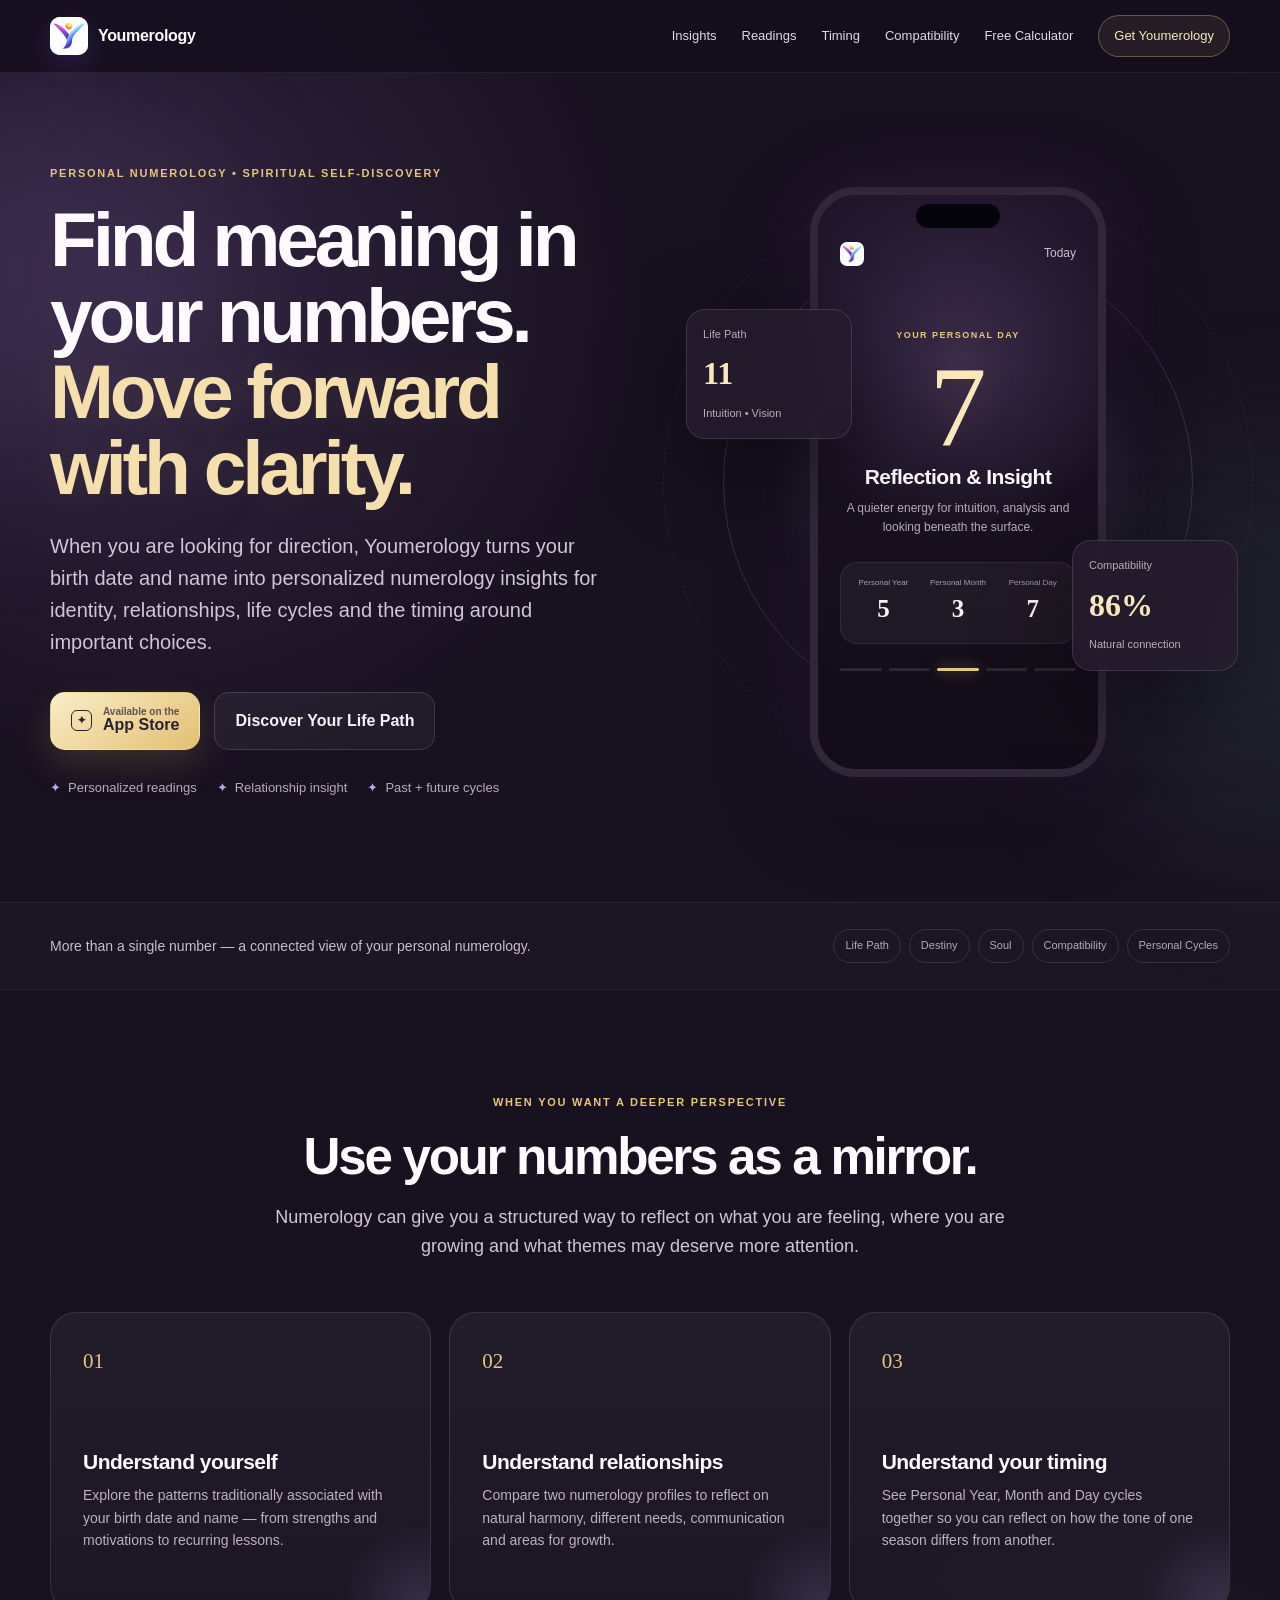
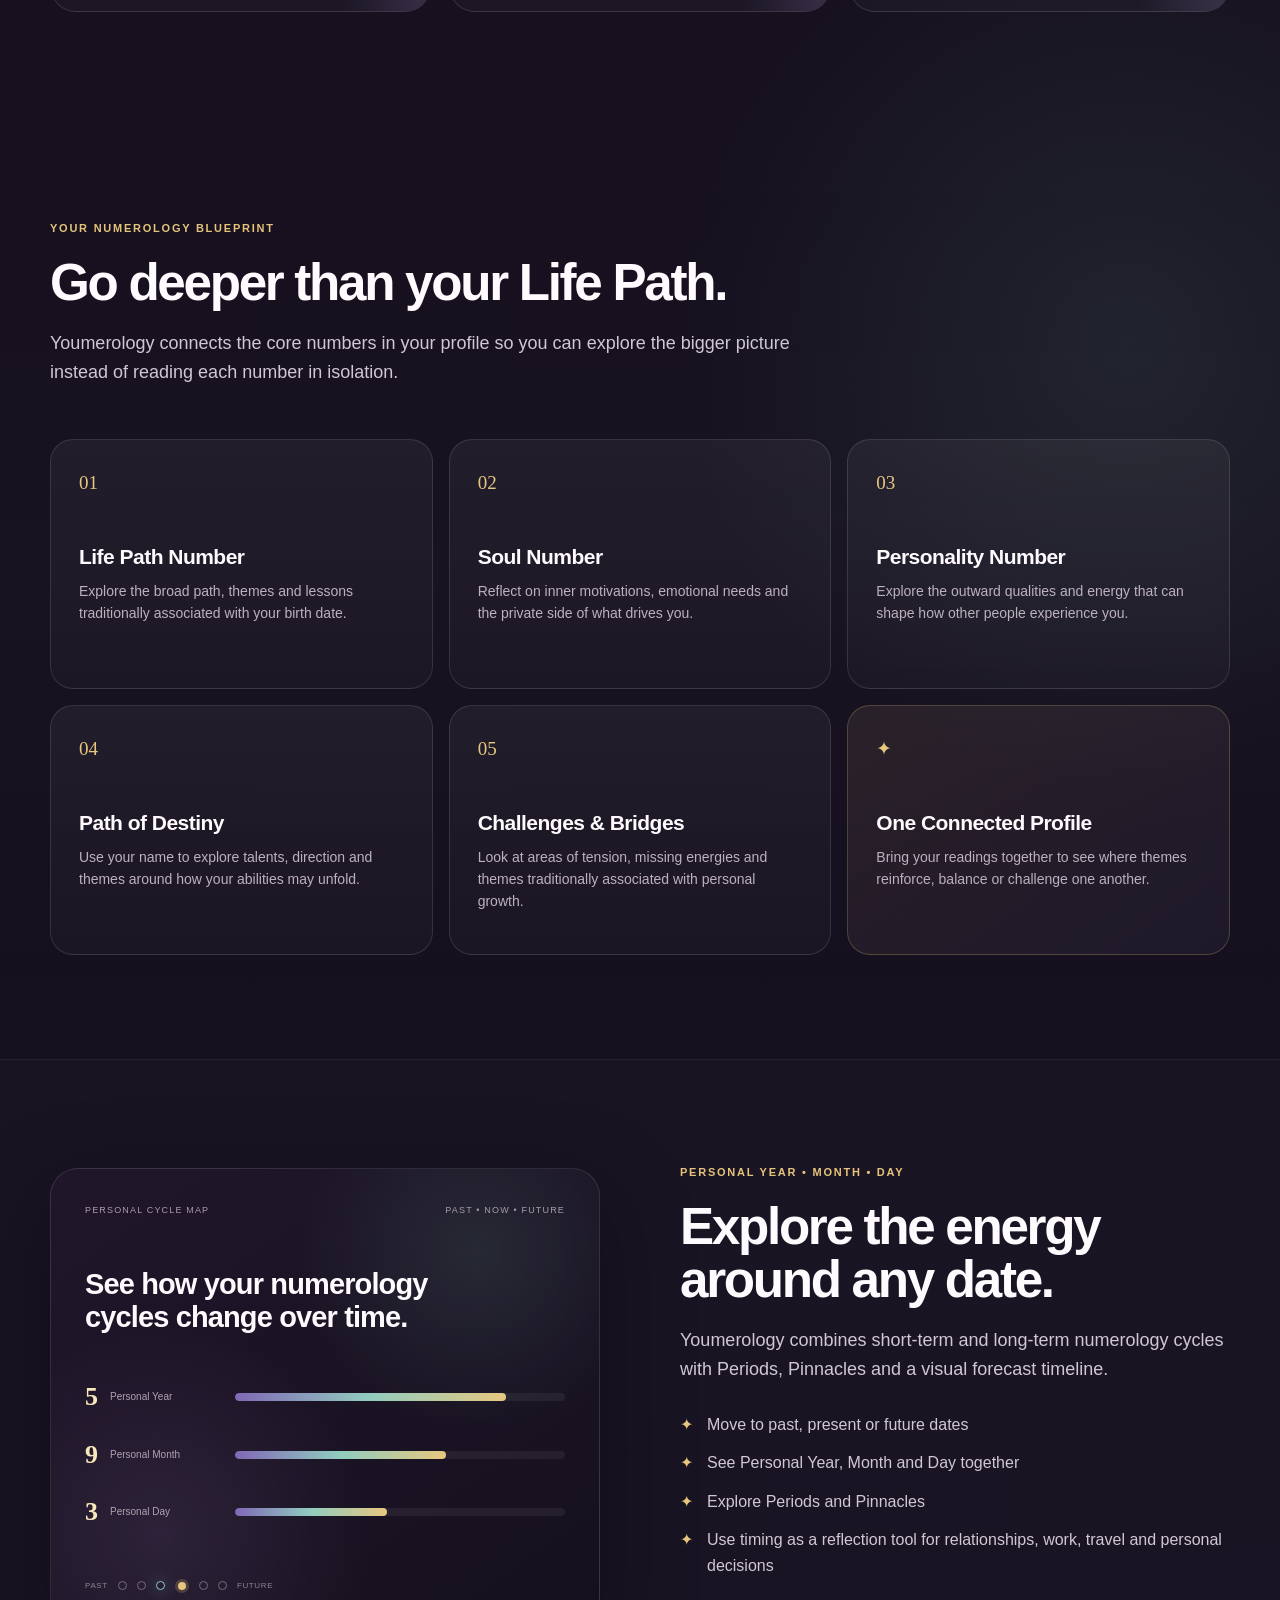
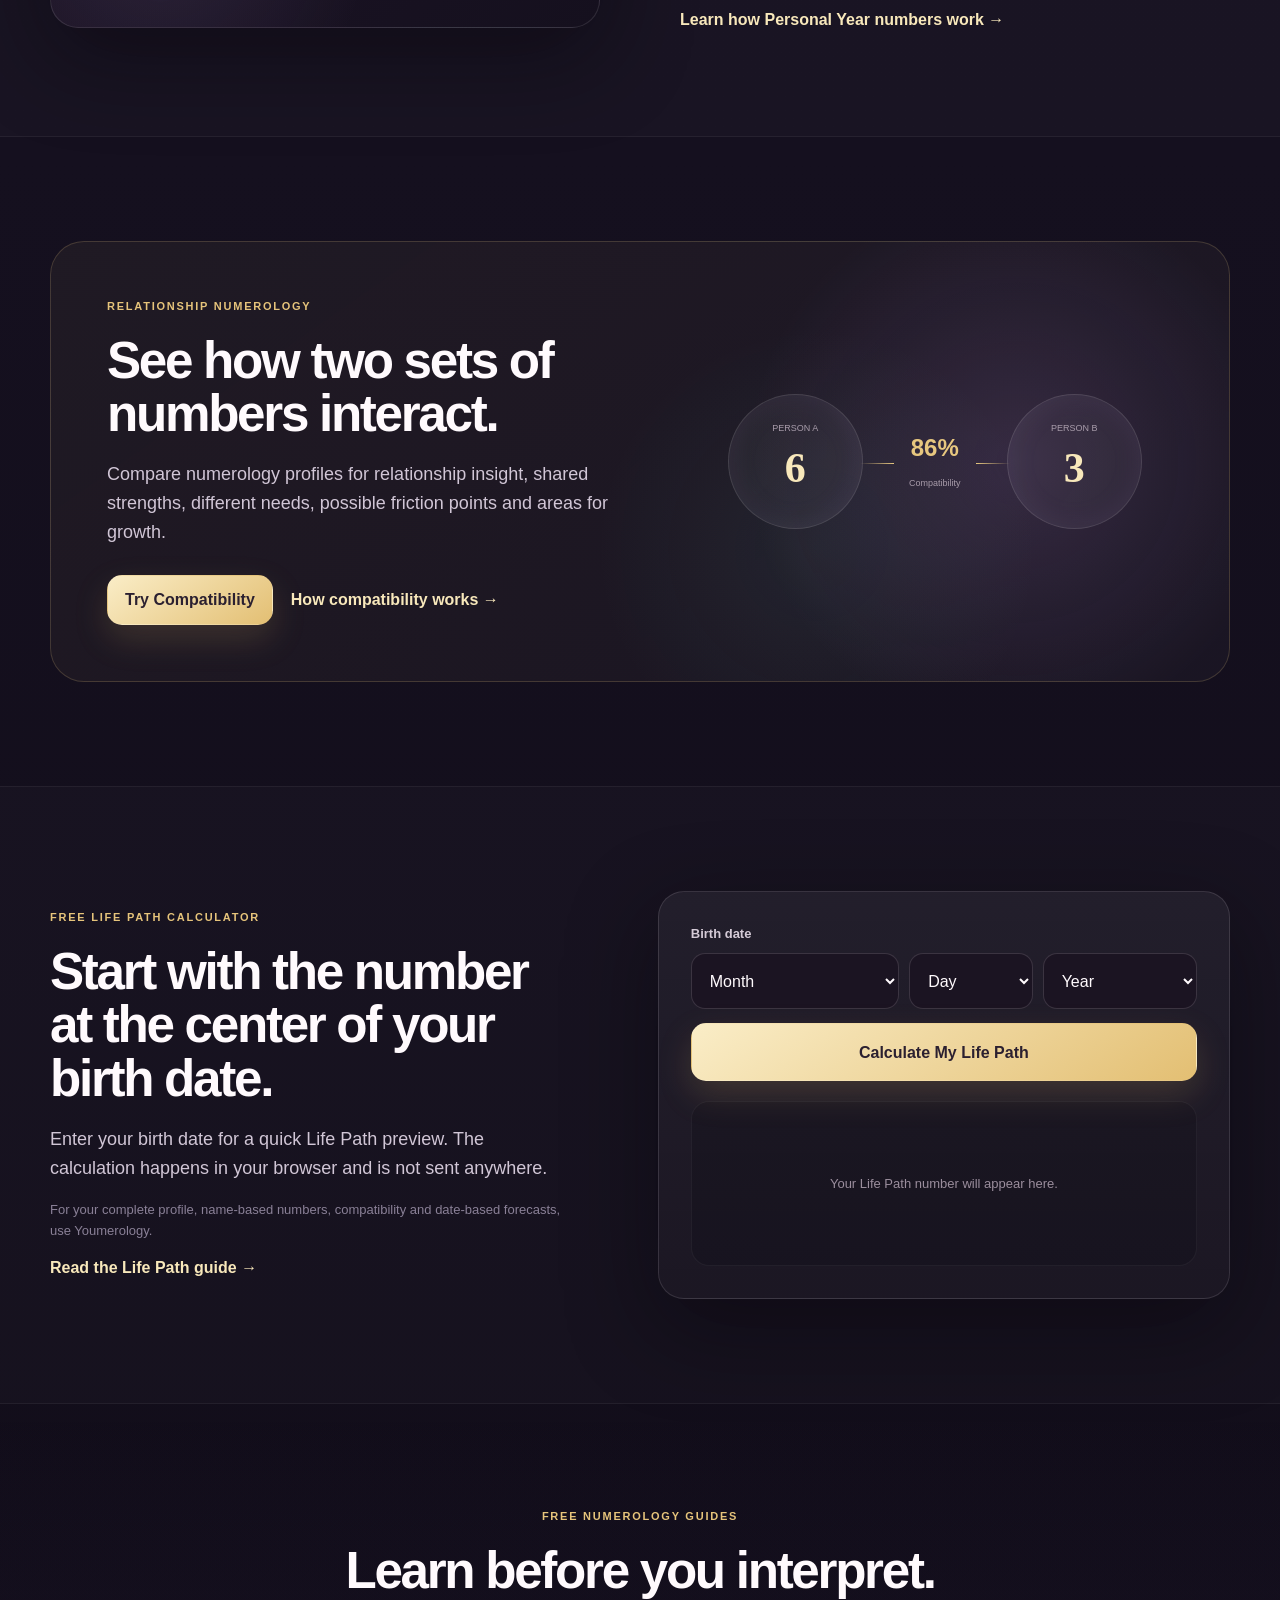
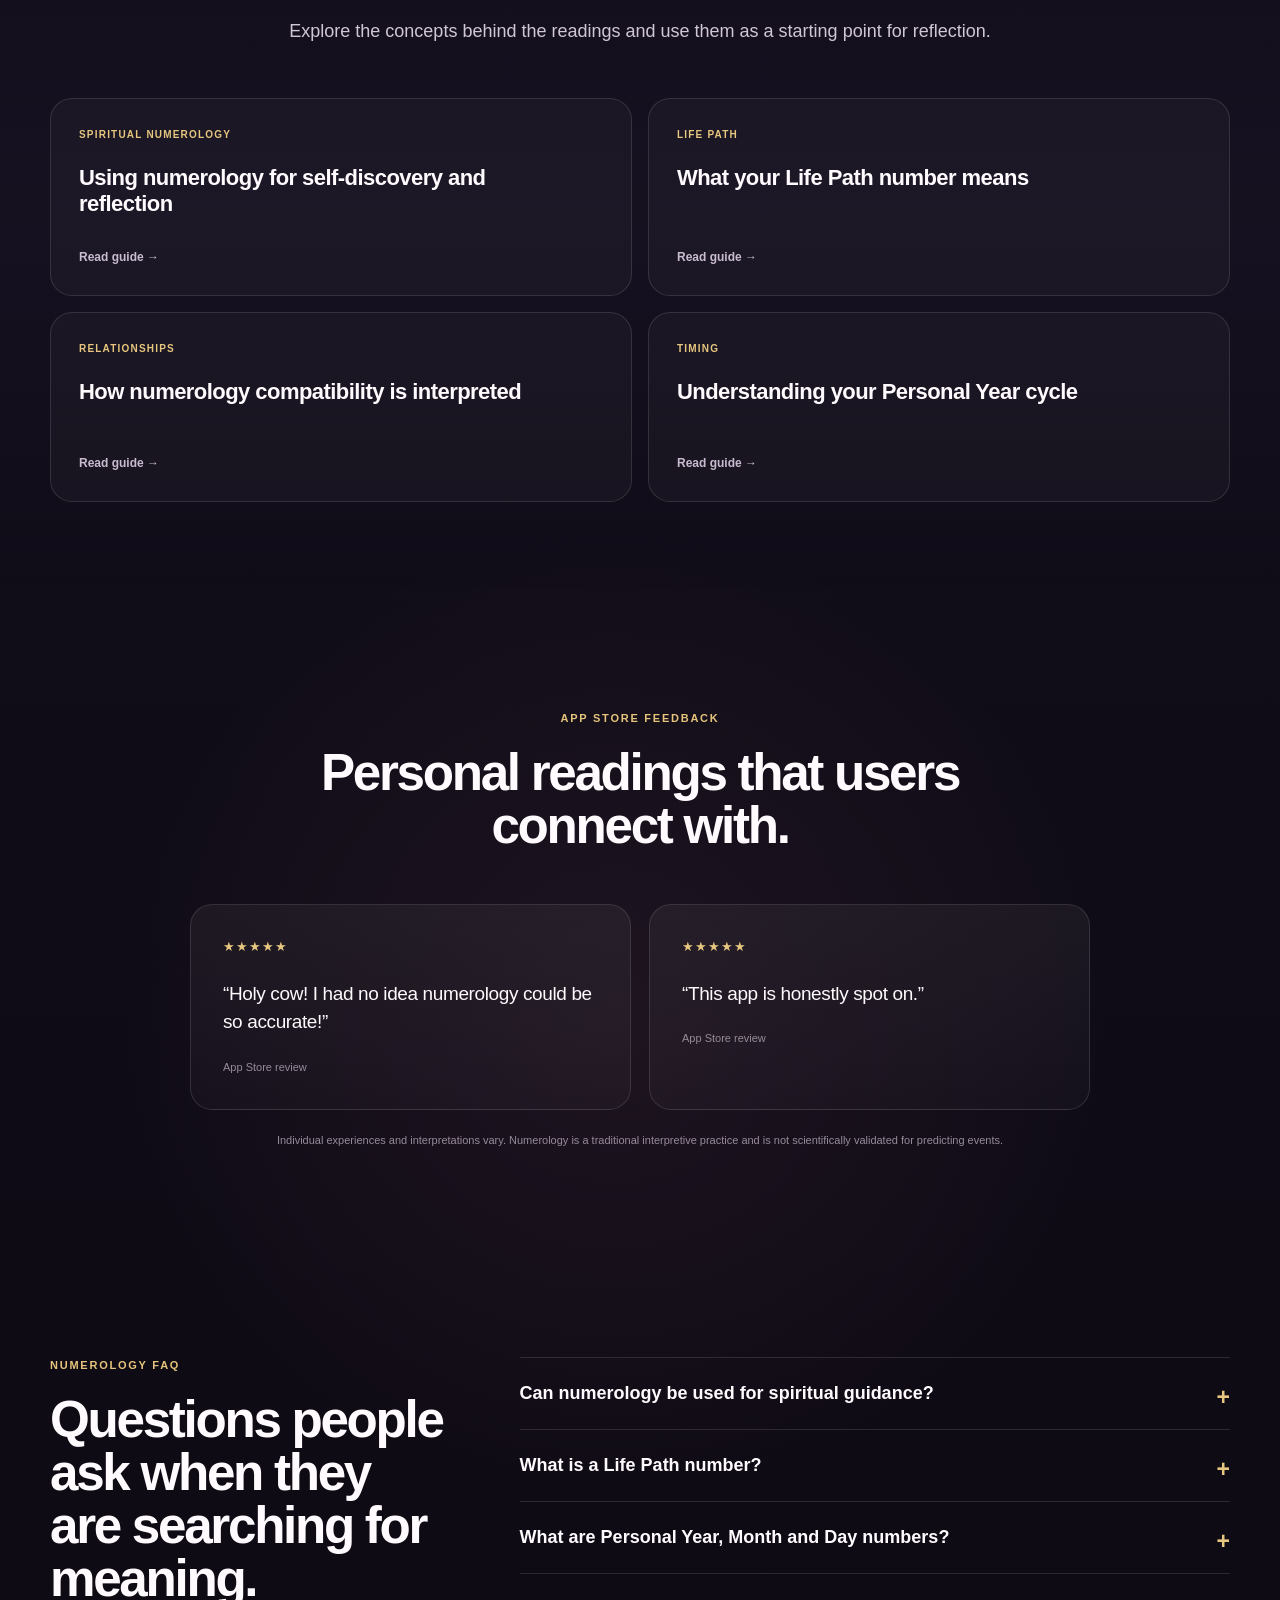
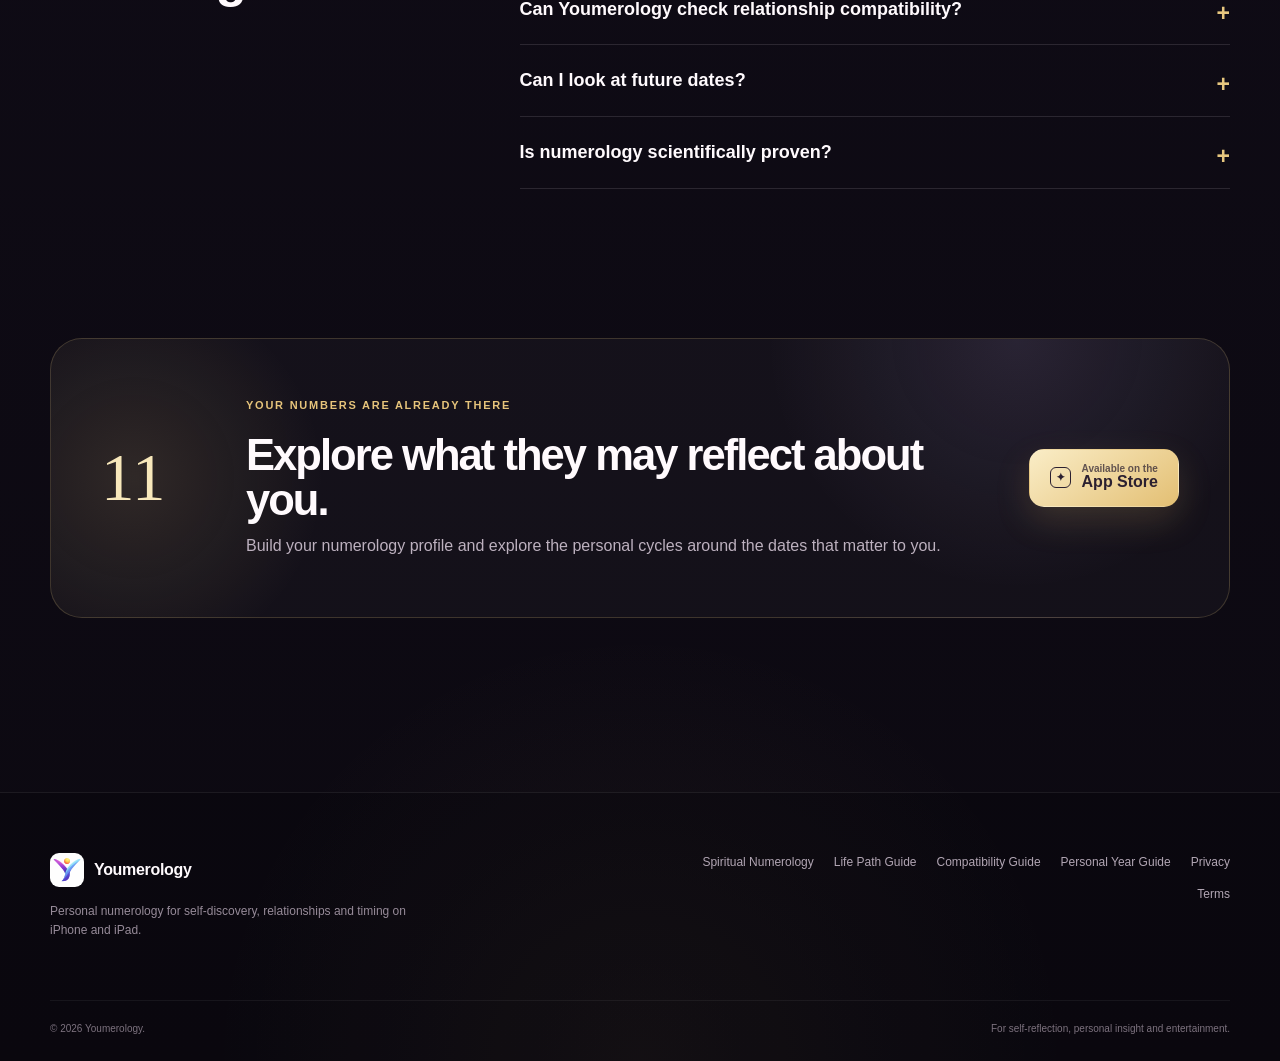
<file: index.html>
<!DOCTYPE html>
<html lang="en">
<head>
  <meta charset="UTF-8">
  <meta name="viewport" content="width=device-width, initial-scale=1.0">
  <meta name="theme-color" content="#0c0818">
  <meta name="google-site-verification" content="4ZaH0j8eCkvq4L_S8HoD6E7AAe_oeaZAUaTtSK3DIdA">
  <meta name="robots" content="index,follow,max-image-preview:large,max-snippet:-1,max-video-preview:-1">

  <title>Youmerology: Numerology App for Spiritual Guidance & Life Path Insights</title>
  <meta name="description" content="Find spiritual clarity through personalized numerology. Explore Life Path, Destiny, Soul, compatibility, Personal Year, Month and Day cycles, and future timing with Youmerology for iPhone and iPad.">
  <meta name="author" content="Youmerology">

  <link rel="canonical" href="https://dgarbinski.github.io/Youmerology-Numerology-Readings/">
  <link rel="manifest" href="site.webmanifest">
  <link rel="icon" type="image/png" href="D565DB39-8B8D-4396-AFD5-382561A0675E%203.png">
  <link rel="apple-touch-icon" href="D565DB39-8B8D-4396-AFD5-382561A0675E%203.png">

  <meta property="og:type" content="website">
  <meta property="og:site_name" content="Youmerology">
  <meta property="og:title" content="Youmerology — Personal Numerology for Clarity, Timing & Self-Discovery">
  <meta property="og:description" content="Explore your Life Path, relationships and personal cycles with detailed numerology readings designed for reflection and spiritual self-discovery.">
  <meta property="og:url" content="https://dgarbinski.github.io/Youmerology-Numerology-Readings/">
  <meta property="og:image" content="https://dgarbinski.github.io/Youmerology-Numerology-Readings/D565DB39-8B8D-4396-AFD5-382561A0675E%203.png">
  <meta property="og:image:alt" content="Youmerology numerology app icon">

  <meta name="twitter:card" content="summary_large_image">
  <meta name="twitter:title" content="Youmerology — Numerology for Spiritual Self-Discovery">
  <meta name="twitter:description" content="Life Path, compatibility, personal cycles and future timing in one personalized numerology app.">
  <meta name="twitter:image" content="https://dgarbinski.github.io/Youmerology-Numerology-Readings/D565DB39-8B8D-4396-AFD5-382561A0675E%203.png">

  <link rel="stylesheet" href="styles.css">

  <script type="application/ld+json">
  {
    "@context": "https://schema.org",
    "@graph": [
      {
        "@type": "WebSite",
        "@id": "https://dgarbinski.github.io/Youmerology-Numerology-Readings/#website",
        "url": "https://dgarbinski.github.io/Youmerology-Numerology-Readings/",
        "name": "Youmerology",
        "description": "Personal numerology readings for self-discovery, relationships and timing."
      },
      {
        "@type": "SoftwareApplication",
        "@id": "https://dgarbinski.github.io/Youmerology-Numerology-Readings/#app",
        "name": "Youmerology",
        "applicationCategory": "LifestyleApplication",
        "operatingSystem": "iOS, iPadOS",
        "url": "https://dgarbinski.github.io/Youmerology-Numerology-Readings/",
        "downloadUrl": "https://apps.apple.com/us/app/youmerology/id6758997549",
        "image": "https://dgarbinski.github.io/Youmerology-Numerology-Readings/D565DB39-8B8D-4396-AFD5-382561A0675E%203.png",
        "description": "A personal numerology app for Life Path readings, name-based insights, relationship compatibility and date-based personal cycles.",
        "offers": {
          "@type": "Offer",
          "price": "0",
          "priceCurrency": "USD"
        }
      },
      {
        "@type": "FAQPage",
        "@id": "https://dgarbinski.github.io/Youmerology-Numerology-Readings/#faq",
        "mainEntity": [
          {
            "@type": "Question",
            "name": "Can numerology be used for spiritual guidance?",
            "acceptedAnswer": {
              "@type": "Answer",
              "text": "Many people use numerology as a reflective spiritual practice for exploring personal themes, relationships and timing. It is an interpretive tradition rather than a scientifically validated way to predict events."
            }
          },
          {
            "@type": "Question",
            "name": "What is a Life Path number?",
            "acceptedAnswer": {
              "@type": "Answer",
              "text": "A Life Path number is derived from a birth date and is traditionally interpreted as a broad description of recurring themes, strengths and lessons in a person's life."
            }
          },
          {
            "@type": "Question",
            "name": "Can I use Youmerology for future dates?",
            "acceptedAnswer": {
              "@type": "Answer",
              "text": "Yes. Youmerology lets you explore Personal Year, Personal Month and Personal Day cycles for past, present and future dates."
            }
          }
        ]
      }
    ]
  }
  </script>
</head>
<body>
  <div class="aurora aurora-one" aria-hidden="true"></div>
  <div class="aurora aurora-two" aria-hidden="true"></div>

  <header class="site-header">
    <div class="container nav-wrap">
      <a class="brand" href="#top" aria-label="Youmerology home">
        <span class="brand-icon-shell">
          <img class="brand-icon" src="D565DB39-8B8D-4396-AFD5-382561A0675E%203.png" alt="" width="38" height="38">
        </span>
        <span>Youmerology</span>
      </a>

      <button class="menu-button" id="menuButton" aria-label="Open navigation" aria-expanded="false" aria-controls="navLinks">
        <span></span><span></span><span></span>
      </button>

      <nav class="nav-links" id="navLinks" aria-label="Main navigation">
        <a href="#insights">Insights</a>
        <a href="#readings">Readings</a>
        <a href="#forecasting">Timing</a>
        <a href="#compatibility">Compatibility</a>
        <a href="#calculator">Free Calculator</a>
        <a class="nav-cta" href="https://apps.apple.com/us/app/youmerology/id6758997549" target="_blank" rel="noopener">Get Youmerology</a>
      </nav>
    </div>
  </header>

  <main id="top">
    <section class="hero section">
      <div class="container hero-grid">
        <div class="hero-copy">
          <div class="eyebrow">Personal numerology • spiritual self-discovery</div>
          <h1>Find meaning in your numbers.<br><span>Move forward with clarity.</span></h1>
          <p class="hero-lead">
            When you are looking for direction, Youmerology turns your birth date and name into personalized numerology insights for identity, relationships, life cycles and the timing around important choices.
          </p>

          <div class="hero-actions">
            <a class="button button-primary" href="https://apps.apple.com/us/app/youmerology/id6758997549" target="_blank" rel="noopener">
              <span class="button-icon" aria-hidden="true">✦</span>
              <span><small>Available on the</small>App Store</span>
            </a>
            <a class="button button-secondary" href="#calculator">Discover Your Life Path</a>
          </div>

          <div class="trust-row" aria-label="Highlights">
            <span>Personalized readings</span>
            <span>Relationship insight</span>
            <span>Past + future cycles</span>
          </div>
        </div>

        <div class="hero-visual" aria-label="Preview of Youmerology spiritual numerology readings">
          <div class="cosmic-ring ring-one" aria-hidden="true"></div>
          <div class="cosmic-ring ring-two" aria-hidden="true"></div>
          <div class="cosmic-glow" aria-hidden="true"></div>

          <div class="phone">
            <div class="phone-top"></div>
            <div class="phone-screen">
              <div class="screen-header">
                <span class="screen-logo-shell"><img src="D565DB39-8B8D-4396-AFD5-382561A0675E%203.png" alt="" width="24" height="24"></span>
                <span>Today</span>
              </div>
              <p class="screen-kicker">YOUR PERSONAL DAY</p>
              <div class="big-number">7</div>
              <h3>Reflection & Insight</h3>
              <p class="screen-copy">A quieter energy for intuition, analysis and looking beneath the surface.</p>
              <div class="energy-card">
                <div><span>Personal Year</span><strong>5</strong></div>
                <div><span>Personal Month</span><strong>3</strong></div>
                <div><span>Personal Day</span><strong>7</strong></div>
              </div>
              <div class="timeline"><span></span><span></span><span class="active"></span><span></span><span></span></div>
            </div>
          </div>

          <div class="floating-card card-left">
            <span>Life Path</span>
            <strong>11</strong>
            <small>Intuition • Vision</small>
          </div>
          <div class="floating-card card-right">
            <span>Compatibility</span>
            <strong>86%</strong>
            <small>Natural connection</small>
          </div>
        </div>
      </div>
    </section>

    <section class="proof-strip" aria-label="Youmerology features">
      <div class="container proof-inner">
        <p>More than a single number — a connected view of your personal numerology.</p>
        <div class="proof-tags">
          <span>Life Path</span><span>Destiny</span><span>Soul</span><span>Compatibility</span><span>Personal Cycles</span>
        </div>
      </div>
    </section>

    <section class="section" id="insights">
      <div class="container">
        <div class="section-heading centered narrow">
          <div class="eyebrow">When you want a deeper perspective</div>
          <h2>Use your numbers as a mirror.</h2>
          <p>Numerology can give you a structured way to reflect on what you are feeling, where you are growing and what themes may deserve more attention.</p>
        </div>

        <div class="intent-grid">
          <article class="intent-card">
            <div class="intent-symbol">01</div>
            <h3>Understand yourself</h3>
            <p>Explore the patterns traditionally associated with your birth date and name — from strengths and motivations to recurring lessons.</p>
          </article>
          <article class="intent-card">
            <div class="intent-symbol">02</div>
            <h3>Understand relationships</h3>
            <p>Compare two numerology profiles to reflect on natural harmony, different needs, communication and areas for growth.</p>
          </article>
          <article class="intent-card">
            <div class="intent-symbol">03</div>
            <h3>Understand your timing</h3>
            <p>See Personal Year, Month and Day cycles together so you can reflect on how the tone of one season differs from another.</p>
          </article>
        </div>
      </div>
    </section>

    <section class="section readings-section" id="readings">
      <div class="container">
        <div class="section-heading">
          <div class="eyebrow">Your numerology blueprint</div>
          <h2>Go deeper than your Life Path.</h2>
          <p>Youmerology connects the core numbers in your profile so you can explore the bigger picture instead of reading each number in isolation.</p>
        </div>

        <div class="feature-grid">
          <article class="feature-card"><div class="feature-number">01</div><h3>Life Path Number</h3><p>Explore the broad path, themes and lessons traditionally associated with your birth date.</p></article>
          <article class="feature-card"><div class="feature-number">02</div><h3>Soul Number</h3><p>Reflect on inner motivations, emotional needs and the private side of what drives you.</p></article>
          <article class="feature-card"><div class="feature-number">03</div><h3>Personality Number</h3><p>Explore the outward qualities and energy that can shape how other people experience you.</p></article>
          <article class="feature-card"><div class="feature-number">04</div><h3>Path of Destiny</h3><p>Use your name to explore talents, direction and themes around how your abilities may unfold.</p></article>
          <article class="feature-card"><div class="feature-number">05</div><h3>Challenges & Bridges</h3><p>Look at areas of tension, missing energies and themes traditionally associated with personal growth.</p></article>
          <article class="feature-card feature-card-accent"><div class="feature-number">✦</div><h3>One Connected Profile</h3><p>Bring your readings together to see where themes reinforce, balance or challenge one another.</p></article>
        </div>
      </div>
    </section>

    <section class="section split-section" id="forecasting">
      <div class="container split-grid">
        <div class="timeline-preview" aria-label="Personal numerology cycle preview">
          <div class="preview-top"><span>PERSONAL CYCLE MAP</span><span>PAST • NOW • FUTURE</span></div>
          <div class="preview-title">See how your numerology cycles change over time.</div>
          <div class="forecast-row"><div class="forecast-label"><strong>5</strong><span>Personal Year</span></div><div class="forecast-line"><i style="width:82%"></i></div></div>
          <div class="forecast-row"><div class="forecast-label"><strong>9</strong><span>Personal Month</span></div><div class="forecast-line"><i style="width:64%"></i></div></div>
          <div class="forecast-row"><div class="forecast-label"><strong>3</strong><span>Personal Day</span></div><div class="forecast-line"><i style="width:46%"></i></div></div>
          <div class="date-track"><span>PAST</span><span class="date-point"></span><span class="date-point"></span><span class="date-point hot"></span><span class="date-point current"></span><span class="date-point"></span><span class="date-point"></span><span>FUTURE</span></div>
        </div>

        <div class="split-copy">
          <div class="eyebrow">Personal Year • Month • Day</div>
          <h2>Explore the energy around any date.</h2>
          <p>Youmerology combines short-term and long-term numerology cycles with Periods, Pinnacles and a visual forecast timeline.</p>
          <ul class="check-list">
            <li>Move to past, present or future dates</li>
            <li>See Personal Year, Month and Day together</li>
            <li>Explore Periods and Pinnacles</li>
            <li>Use timing as a reflection tool for relationships, work, travel and personal decisions</li>
          </ul>
          <a class="text-link" href="personal-year-number.html">Learn how Personal Year numbers work →</a>
        </div>
      </div>
    </section>

    <section class="section" id="compatibility">
      <div class="container">
        <div class="compatibility-card">
          <div class="compatibility-copy">
            <div class="eyebrow">Relationship numerology</div>
            <h2>See how two sets of numbers interact.</h2>
            <p>Compare numerology profiles for relationship insight, shared strengths, different needs, possible friction points and areas for growth.</p>
            <div class="compatibility-actions">
              <a class="button button-primary compact" href="https://apps.apple.com/us/app/youmerology/id6758997549" target="_blank" rel="noopener">Try Compatibility</a>
              <a class="text-link" href="numerology-compatibility.html">How compatibility works →</a>
            </div>
          </div>

          <div class="match-visual" aria-label="Example compatibility score of 86 percent">
            <div class="person-orb"><span>PERSON A</span><strong>6</strong></div>
            <div class="connection"><div class="match-score">86%</div><span>Compatibility</span></div>
            <div class="person-orb"><span>PERSON B</span><strong>3</strong></div>
          </div>
        </div>
      </div>
    </section>

    <section class="section calculator-section" id="calculator">
      <div class="container calculator-grid">
        <div class="calculator-copy">
          <div class="eyebrow">Free Life Path calculator</div>
          <h2>Start with the number at the center of your birth date.</h2>
          <p>Enter your birth date for a quick Life Path preview. The calculation happens in your browser and is not sent anywhere.</p>
          <p class="calculator-note">For your complete profile, name-based numbers, compatibility and date-based forecasts, use Youmerology.</p>
          <a class="text-link" href="life-path-number.html">Read the Life Path guide →</a>
        </div>

        <div class="calculator-card">
          <label for="birthDate">Birth date</label>
          <input type="date" id="birthDate" autocomplete="bday">
          <button class="button button-primary full-width" id="calculateButton">Calculate My Life Path</button>
          <div class="calculator-result" id="calculatorResult" aria-live="polite">
            <div class="result-placeholder">Your Life Path number will appear here.</div>
          </div>
        </div>
      </div>
    </section>

    <section class="section guide-section" id="guides">
      <div class="container">
        <div class="section-heading centered narrow">
          <div class="eyebrow">Free numerology guides</div>
          <h2>Learn before you interpret.</h2>
          <p>Explore the concepts behind the readings and use them as a starting point for reflection.</p>
        </div>
        <div class="guide-grid">
          <a class="guide-card" href="spiritual-numerology.html"><span>Spiritual Numerology</span><strong>Using numerology for self-discovery and reflection</strong><em>Read guide →</em></a>
          <a class="guide-card" href="life-path-number.html"><span>Life Path</span><strong>What your Life Path number means</strong><em>Read guide →</em></a>
          <a class="guide-card" href="numerology-compatibility.html"><span>Relationships</span><strong>How numerology compatibility is interpreted</strong><em>Read guide →</em></a>
          <a class="guide-card" href="personal-year-number.html"><span>Timing</span><strong>Understanding your Personal Year cycle</strong><em>Read guide →</em></a>
        </div>
      </div>
    </section>

    <section class="section reviews-section">
      <div class="container">
        <div class="section-heading centered narrow">
          <div class="eyebrow">App Store feedback</div>
          <h2>Personal readings that users connect with.</h2>
        </div>
        <div class="review-grid">
          <blockquote class="review-card"><div class="stars" aria-label="5 stars">★★★★★</div><p>“Holy cow! I had no idea numerology could be so accurate!”</p><footer>App Store review</footer></blockquote>
          <blockquote class="review-card"><div class="stars" aria-label="5 stars">★★★★★</div><p>“This app is honestly spot on.”</p><footer>App Store review</footer></blockquote>
        </div>
        <p class="review-disclaimer">Individual experiences and interpretations vary. Numerology is a traditional interpretive practice and is not scientifically validated for predicting events.</p>
      </div>
    </section>

    <section class="section faq-section" id="faq">
      <div class="container faq-wrap">
        <div class="section-heading">
          <div class="eyebrow">Numerology FAQ</div>
          <h2>Questions people ask when they are searching for meaning.</h2>
        </div>

        <div class="faq-list">
          <details><summary>Can numerology be used for spiritual guidance?</summary><p>Many people use numerology as a reflective spiritual practice to explore personal themes, relationships and timing. It can provide prompts for self-inquiry, but it is not a scientifically validated method for predicting events or guaranteeing outcomes.</p></details>
          <details><summary>What is a Life Path number?</summary><p>A Life Path number is derived from your birth date. In numerology traditions, it is interpreted as a broad description of recurring themes, strengths and lessons in your life.</p></details>
          <details><summary>What are Personal Year, Month and Day numbers?</summary><p>They are date-based cycles used in numerology to reflect on changing themes over different time scales. Youmerology lets you view them together and move to different dates.</p></details>
          <details><summary>Can Youmerology check relationship compatibility?</summary><p>Yes. Youmerology compares numerology information for two people and presents strengths, possible friction points and themes for growth.</p></details>
          <details><summary>Can I look at future dates?</summary><p>Yes. You can explore past, present and future dates using Personal Year, Month and Day cycles, Periods, Pinnacles and the visual timeline.</p></details>
          <details><summary>Is numerology scientifically proven?</summary><p>No. Numerology is a traditional interpretive system rather than a scientifically validated method of prediction. Youmerology is designed for self-reflection, personal insight and entertainment.</p></details>
        </div>
      </div>
    </section>

    <section class="section final-cta">
      <div class="container">
        <div class="cta-panel">
          <div class="cta-symbol" aria-hidden="true">11</div>
          <div>
            <div class="eyebrow">Your numbers are already there</div>
            <h2>Explore what they may reflect about you.</h2>
            <p>Build your numerology profile and explore the personal cycles around the dates that matter to you.</p>
          </div>
          <a class="button button-primary" href="https://apps.apple.com/us/app/youmerology/id6758997549" target="_blank" rel="noopener"><span class="button-icon" aria-hidden="true">✦</span><span><small>Available on the</small>App Store</span></a>
        </div>
      </div>
    </section>
  </main>

  <footer class="site-footer">
    <div class="container footer-grid">
      <div>
        <a class="brand footer-brand" href="#top">
          <span class="footer-icon-shell"><img src="D565DB39-8B8D-4396-AFD5-382561A0675E%203.png" alt="" width="34" height="34"></span>
          <span>Youmerology</span>
        </a>
        <p>Personal numerology for self-discovery, relationships and timing on iPhone and iPad.</p>
      </div>
      <div class="footer-links">
        <a href="spiritual-numerology.html">Spiritual Numerology</a>
        <a href="life-path-number.html">Life Path Guide</a>
        <a href="numerology-compatibility.html">Compatibility Guide</a>
        <a href="personal-year-number.html">Personal Year Guide</a>
        <a href="https://dgarbinski.github.io/Youmerology/index.html" target="_blank" rel="noopener">Privacy</a>
        <a href="https://dgarbinski.github.io/Youmerology/termsofservice.html" target="_blank" rel="noopener">Terms</a>
      </div>
    </div>
    <div class="container footer-bottom">
      <span>© <span id="year"></span> Youmerology.</span>
      <span>For self-reflection, personal insight and entertainment.</span>
    </div>
  </footer>

  <script src="app.js?v=20260911-4"></script>
</body>
</html>
</file>
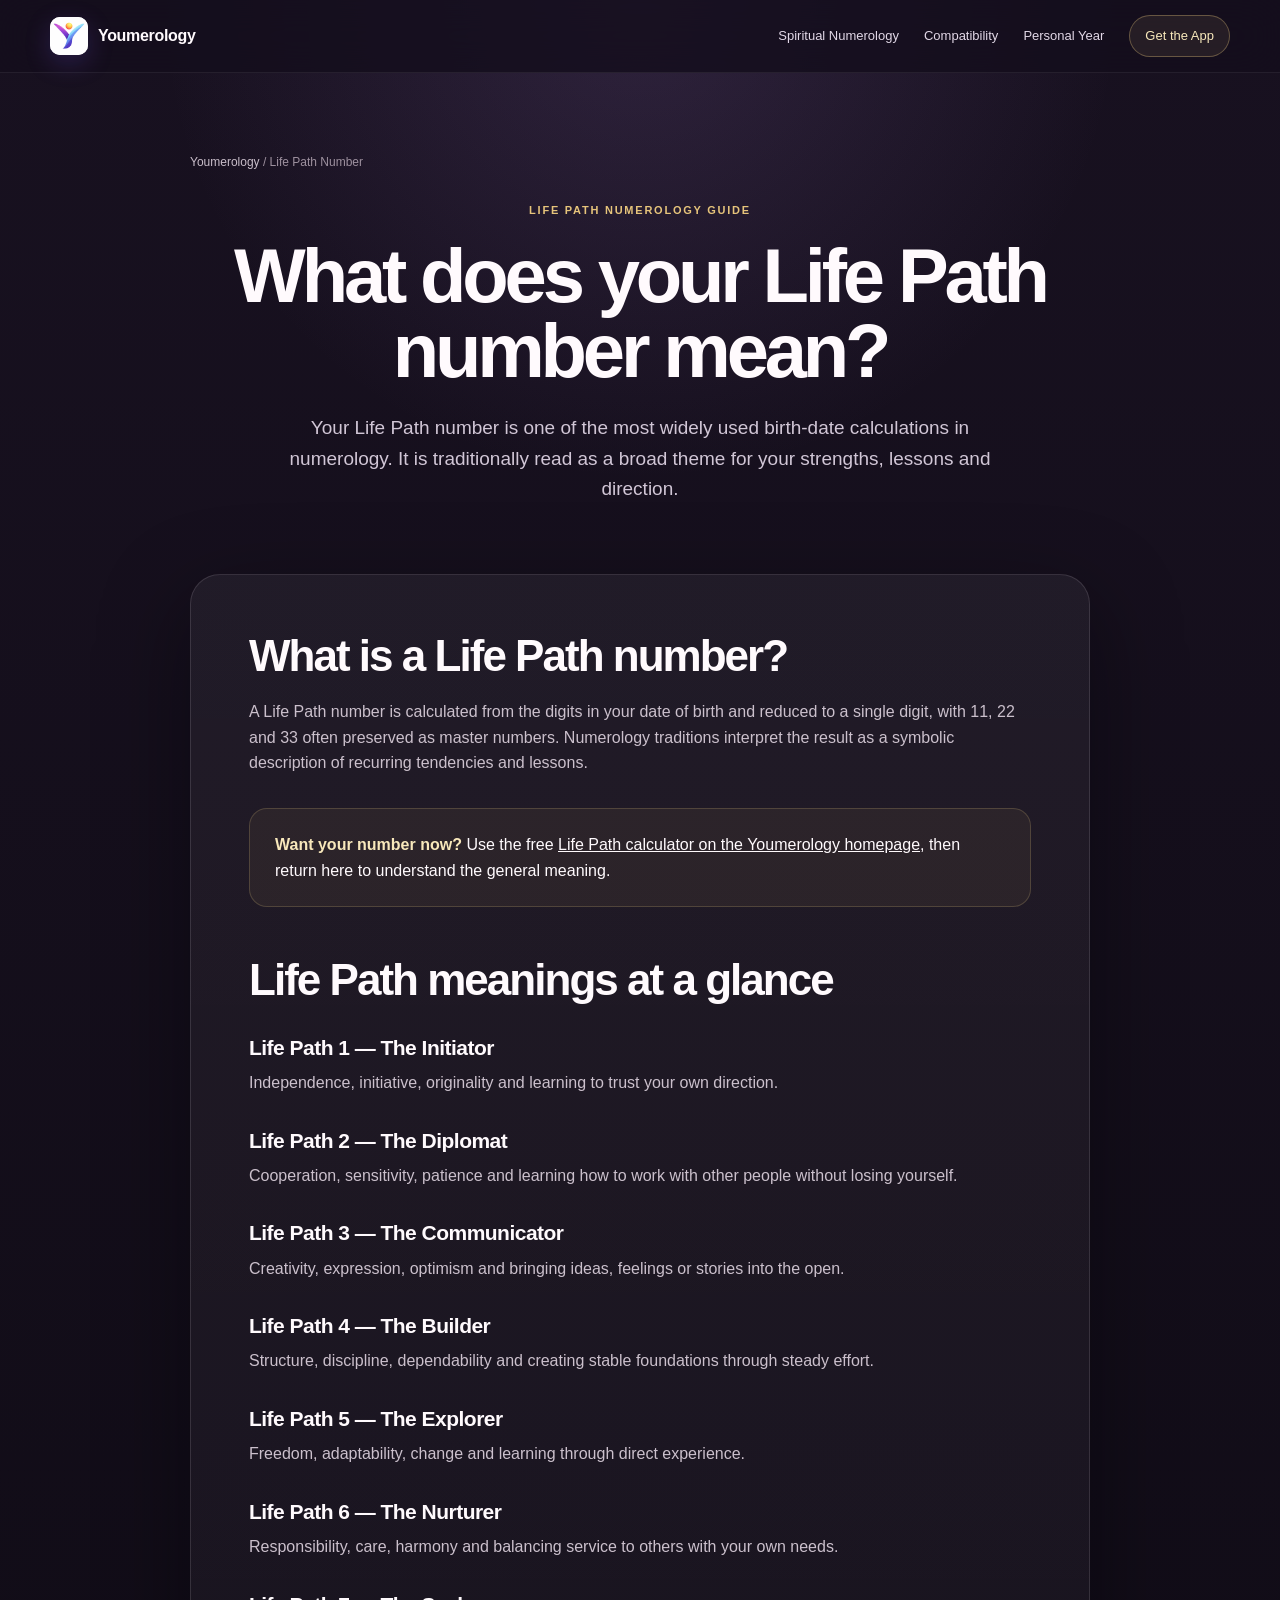
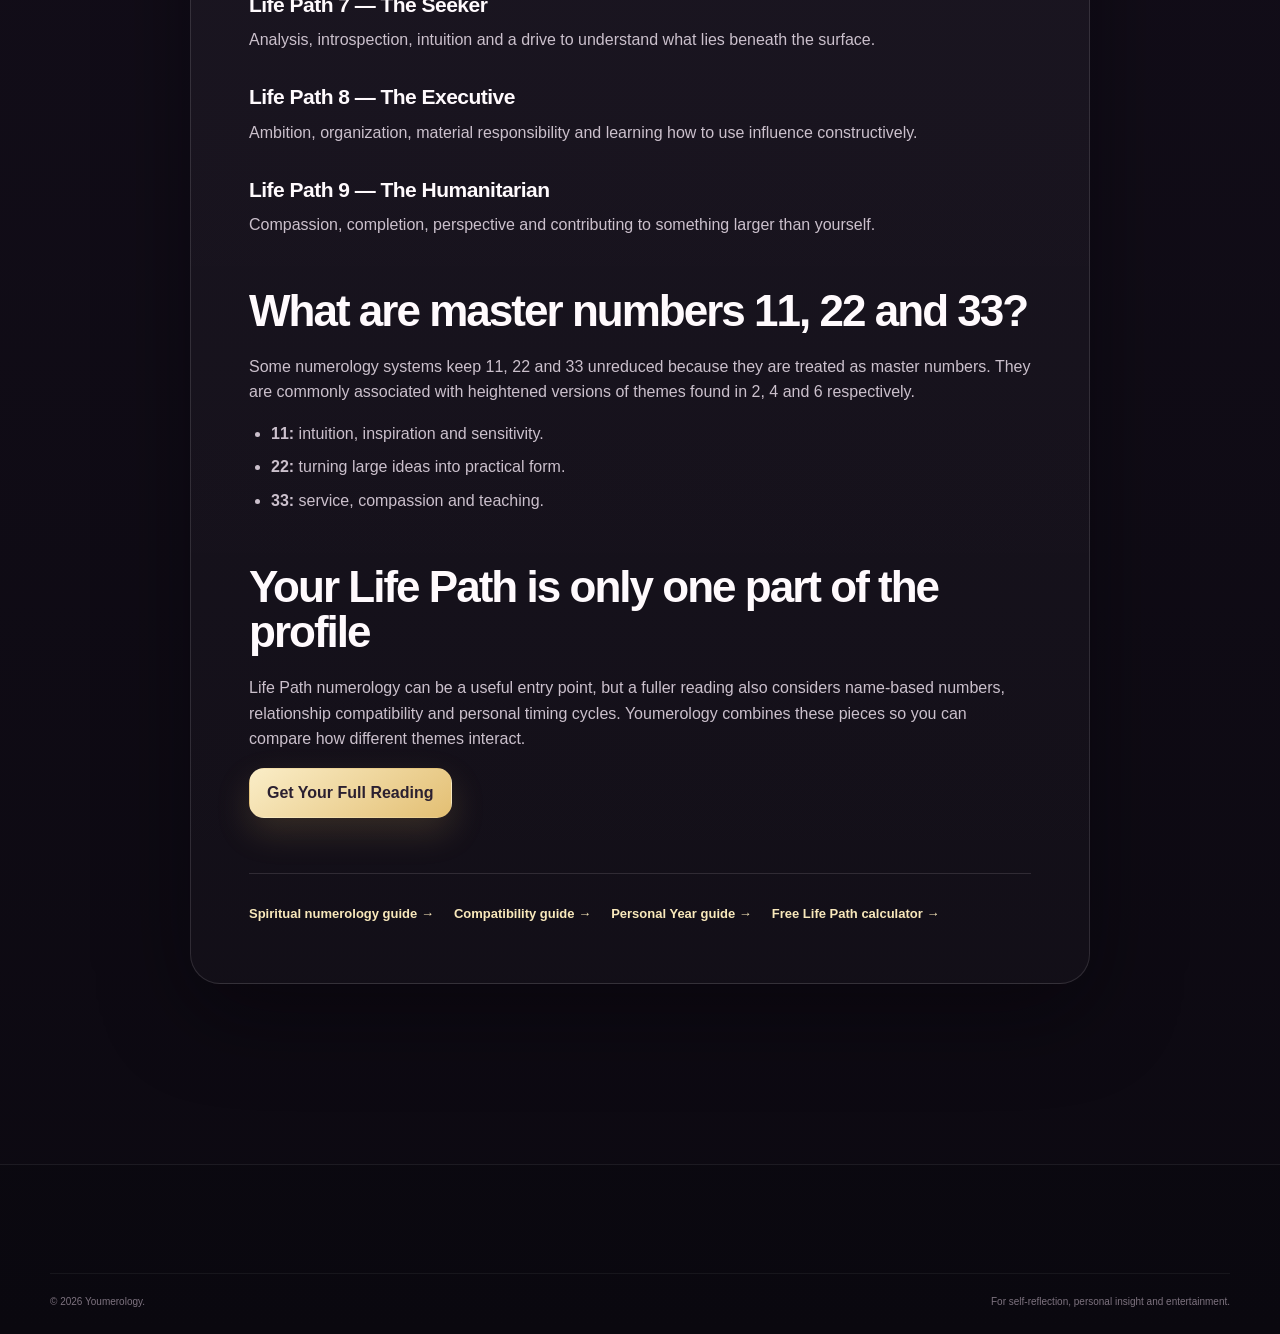
<file: life-path-number.html>
<!DOCTYPE html>
<html lang="en">
<head>
  <meta charset="UTF-8">
  <meta name="viewport" content="width=device-width, initial-scale=1.0">
  <meta name="theme-color" content="#0c0818">
  <meta name="robots" content="index,follow,max-image-preview:large,max-snippet:-1">
  <title>Life Path Number Meaning & Calculator Guide | Youmerology</title>
  <meta name="description" content="Learn what a Life Path number means, how it is calculated, what master numbers 11, 22 and 33 represent, and how to use Life Path numerology for self-reflection.">
  <link rel="canonical" href="https://dgarbinski.github.io/Youmerology-Numerology-Readings/life-path-number.html">
  <link rel="icon" type="image/png" href="D565DB39-8B8D-4396-AFD5-382561A0675E%203.png">
  <meta property="og:type" content="article">
  <meta property="og:title" content="Life Path Number Meaning & Calculator Guide">
  <meta property="og:description" content="Understand Life Path numbers 1–9 and master numbers 11, 22 and 33.">
  <meta property="og:url" content="https://dgarbinski.github.io/Youmerology-Numerology-Readings/life-path-number.html">
  <meta property="og:image" content="https://dgarbinski.github.io/Youmerology-Numerology-Readings/D565DB39-8B8D-4396-AFD5-382561A0675E%203.png">
  <link rel="stylesheet" href="styles.css">
  <script type="application/ld+json">
  {"@context":"https://schema.org","@type":"Article","headline":"Life Path Number Meaning & Calculator Guide","description":"A guide to Life Path numbers and their traditional numerology meanings.","mainEntityOfPage":"https://dgarbinski.github.io/Youmerology-Numerology-Readings/life-path-number.html","publisher":{"@type":"Organization","name":"Youmerology"}}
  </script>
</head>
<body class="article-page">
  <header class="site-header"><div class="container nav-wrap"><a class="brand" href="index.html" aria-label="Youmerology home"><span class="brand-icon-shell"><img class="brand-icon" src="D565DB39-8B8D-4396-AFD5-382561A0675E%203.png" alt="" width="38" height="38"></span><span>Youmerology</span></a><nav class="nav-links" aria-label="Guide navigation"><a href="spiritual-numerology.html">Spiritual Numerology</a><a href="numerology-compatibility.html">Compatibility</a><a href="personal-year-number.html">Personal Year</a><a class="nav-cta" href="https://apps.apple.com/us/app/youmerology/id6758997549" target="_blank" rel="noopener">Get the App</a></nav></div></header>
  <main class="article-main"><div class="article-shell">
    <div class="breadcrumbs"><a href="index.html">Youmerology</a> / Life Path Number</div>
    <header class="article-hero"><div class="eyebrow">Life Path numerology guide</div><h1>What does your Life Path number mean?</h1><p>Your Life Path number is one of the most widely used birth-date calculations in numerology. It is traditionally read as a broad theme for your strengths, lessons and direction.</p></header>
    <article class="article-card">
      <h2>What is a Life Path number?</h2>
      <p>A Life Path number is calculated from the digits in your date of birth and reduced to a single digit, with 11, 22 and 33 often preserved as master numbers. Numerology traditions interpret the result as a symbolic description of recurring tendencies and lessons.</p>
      <div class="article-callout"><strong>Want your number now?</strong> Use the free <a href="index.html#calculator">Life Path calculator on the Youmerology homepage</a>, then return here to understand the general meaning.</div>

      <h2>Life Path meanings at a glance</h2>
      <h3>Life Path 1 — The Initiator</h3><p>Independence, initiative, originality and learning to trust your own direction.</p>
      <h3>Life Path 2 — The Diplomat</h3><p>Cooperation, sensitivity, patience and learning how to work with other people without losing yourself.</p>
      <h3>Life Path 3 — The Communicator</h3><p>Creativity, expression, optimism and bringing ideas, feelings or stories into the open.</p>
      <h3>Life Path 4 — The Builder</h3><p>Structure, discipline, dependability and creating stable foundations through steady effort.</p>
      <h3>Life Path 5 — The Explorer</h3><p>Freedom, adaptability, change and learning through direct experience.</p>
      <h3>Life Path 6 — The Nurturer</h3><p>Responsibility, care, harmony and balancing service to others with your own needs.</p>
      <h3>Life Path 7 — The Seeker</h3><p>Analysis, introspection, intuition and a drive to understand what lies beneath the surface.</p>
      <h3>Life Path 8 — The Executive</h3><p>Ambition, organization, material responsibility and learning how to use influence constructively.</p>
      <h3>Life Path 9 — The Humanitarian</h3><p>Compassion, completion, perspective and contributing to something larger than yourself.</p>

      <h2>What are master numbers 11, 22 and 33?</h2>
      <p>Some numerology systems keep 11, 22 and 33 unreduced because they are treated as master numbers. They are commonly associated with heightened versions of themes found in 2, 4 and 6 respectively.</p>
      <ul><li><strong>11:</strong> intuition, inspiration and sensitivity.</li><li><strong>22:</strong> turning large ideas into practical form.</li><li><strong>33:</strong> service, compassion and teaching.</li></ul>

      <h2>Your Life Path is only one part of the profile</h2>
      <p>Life Path numerology can be a useful entry point, but a fuller reading also considers name-based numbers, relationship compatibility and personal timing cycles. Youmerology combines these pieces so you can compare how different themes interact.</p>
      <p><a class="button button-primary compact" href="https://apps.apple.com/us/app/youmerology/id6758997549" target="_blank" rel="noopener">Get Your Full Reading</a></p>
      <div class="article-links"><a href="spiritual-numerology.html">Spiritual numerology guide →</a><a href="numerology-compatibility.html">Compatibility guide →</a><a href="personal-year-number.html">Personal Year guide →</a><a href="index.html#calculator">Free Life Path calculator →</a></div>
    </article>
  </div></main>
  <footer class="site-footer"><div class="container footer-bottom"><span>© <span id="year"></span> Youmerology.</span><span>For self-reflection, personal insight and entertainment.</span></div></footer>
  <script src="app.js"></script>
</body>
</html>
</file>
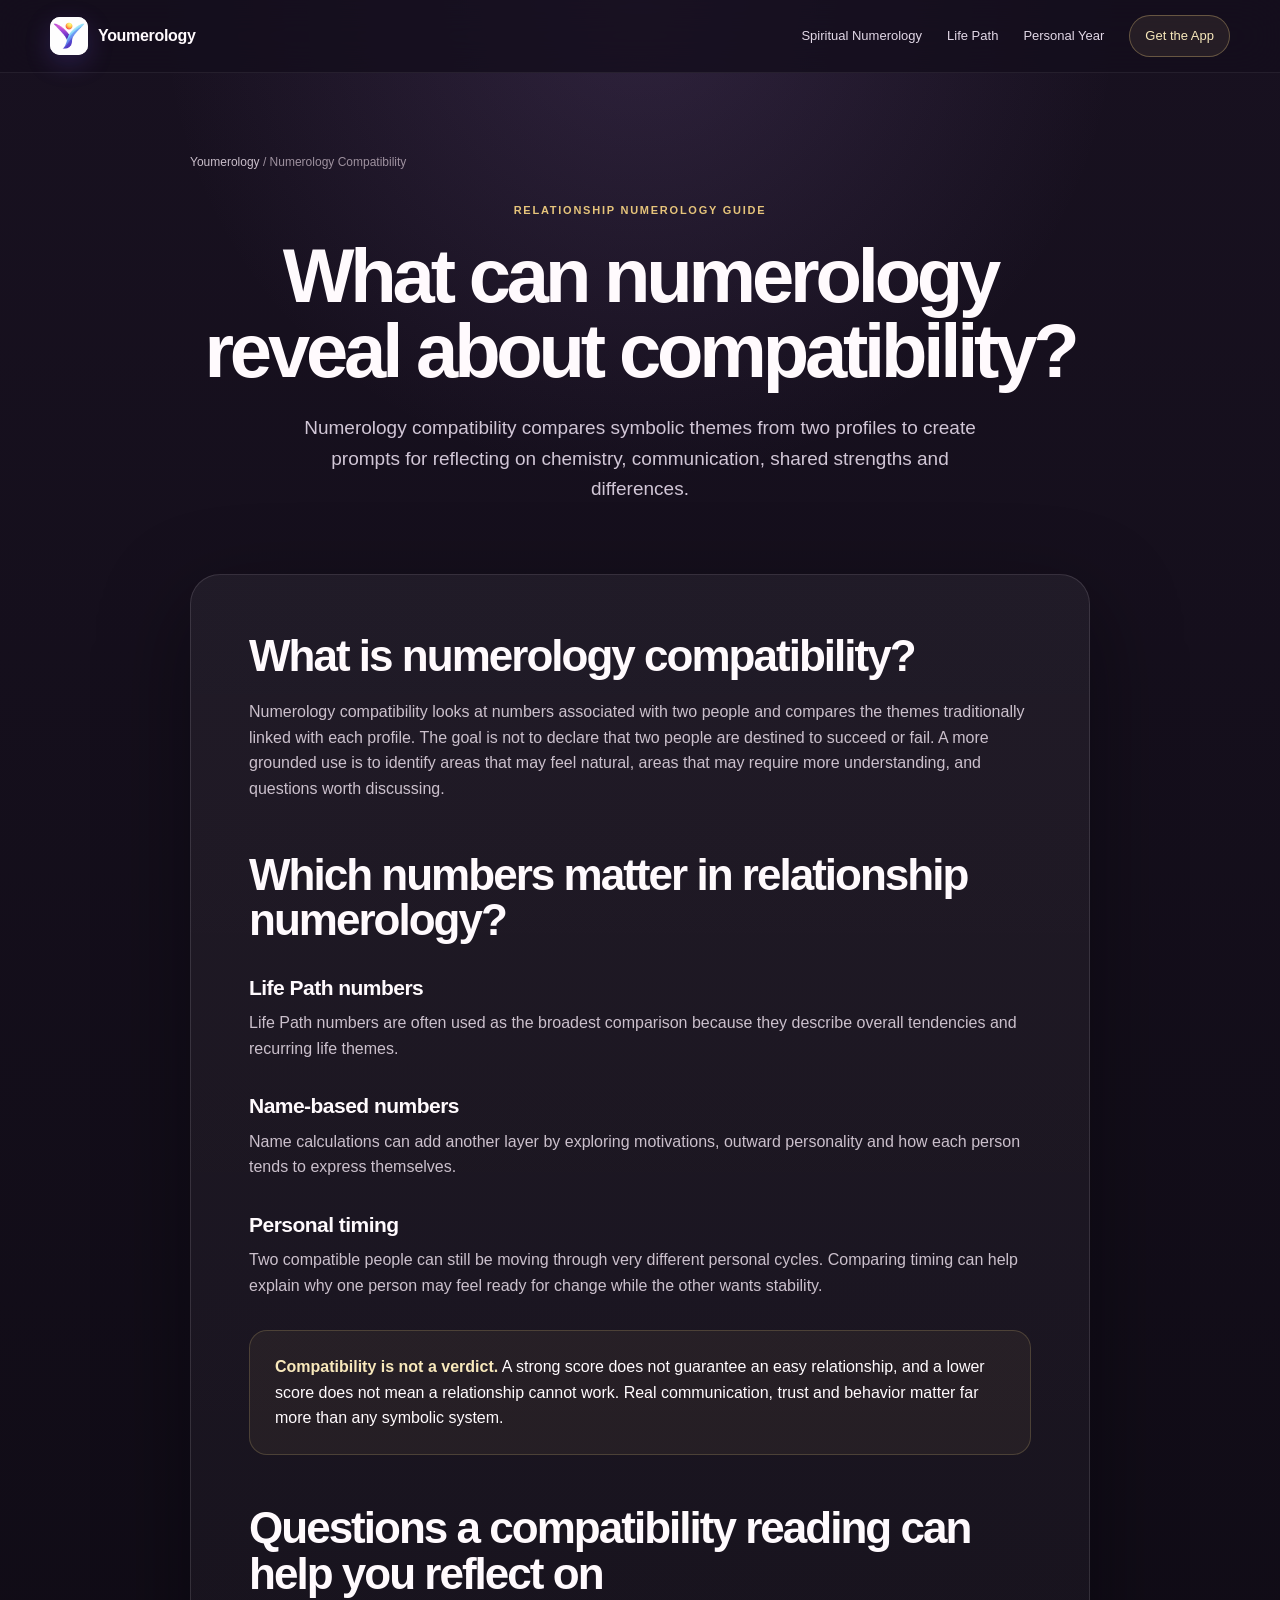
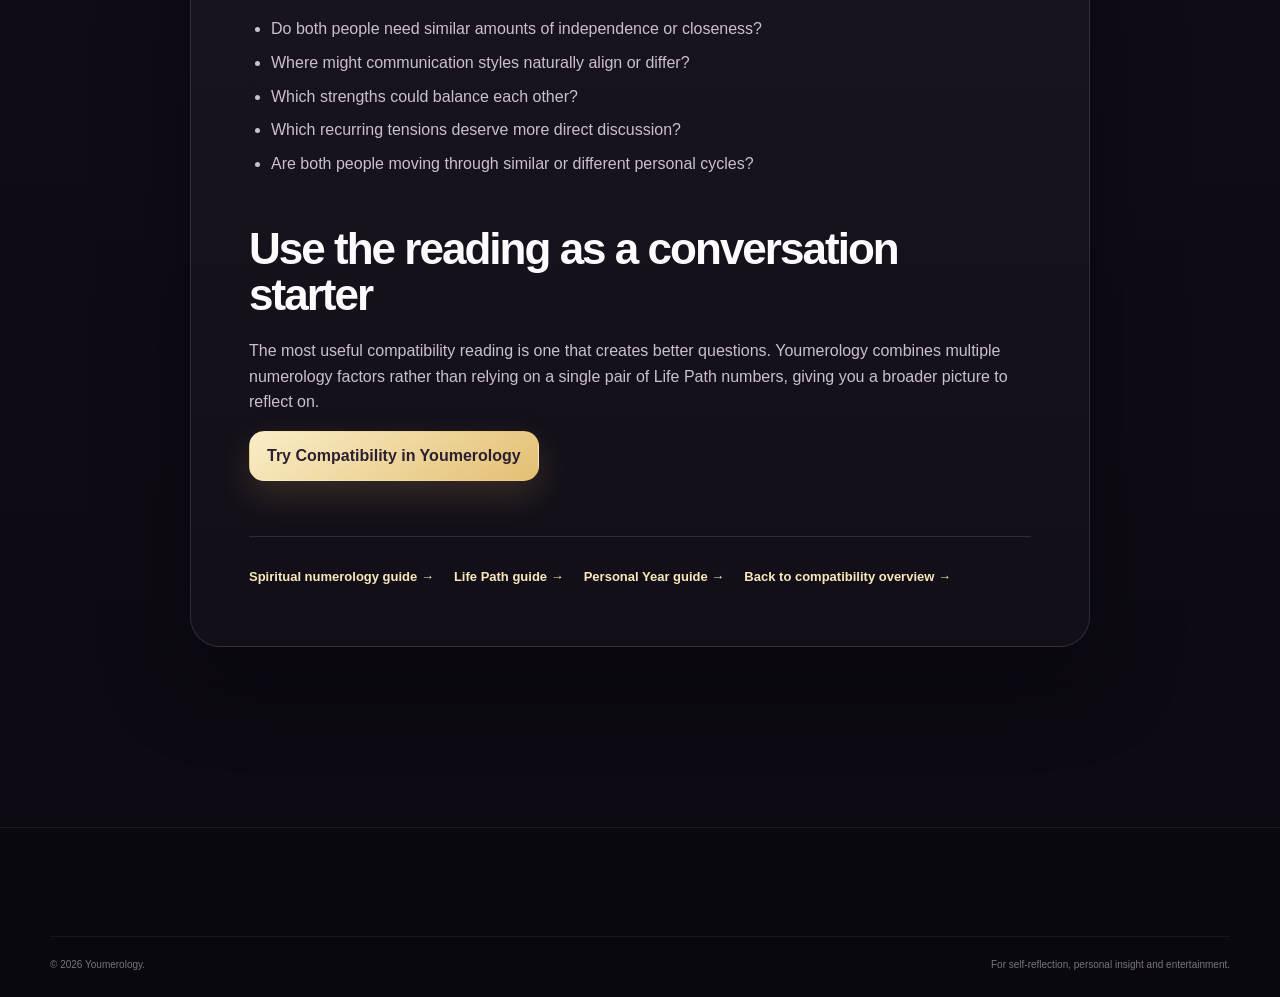
<file: numerology-compatibility.html>
<!DOCTYPE html>
<html lang="en">
<head>
  <meta charset="UTF-8">
  <meta name="viewport" content="width=device-width, initial-scale=1.0">
  <meta name="theme-color" content="#0c0818">
  <meta name="robots" content="index,follow,max-image-preview:large,max-snippet:-1">
  <title>Numerology Compatibility Guide for Relationships | Youmerology</title>
  <meta name="description" content="Learn how numerology compatibility is interpreted for relationships, including Life Path themes, communication differences, shared strengths and areas for growth.">
  <link rel="canonical" href="https://dgarbinski.github.io/Youmerology-Numerology-Readings/numerology-compatibility.html">
  <link rel="icon" type="image/png" href="D565DB39-8B8D-4396-AFD5-382561A0675E%203.png">
  <meta property="og:type" content="article">
  <meta property="og:title" content="Numerology Compatibility Guide for Relationships">
  <meta property="og:description" content="How numerology compares two profiles for relationship reflection and insight.">
  <meta property="og:url" content="https://dgarbinski.github.io/Youmerology-Numerology-Readings/numerology-compatibility.html">
  <meta property="og:image" content="https://dgarbinski.github.io/Youmerology-Numerology-Readings/D565DB39-8B8D-4396-AFD5-382561A0675E%203.png">
  <link rel="stylesheet" href="styles.css">
  <script type="application/ld+json">
  {"@context":"https://schema.org","@type":"Article","headline":"Numerology Compatibility Guide for Relationships","description":"A guide to how numerology compatibility is traditionally interpreted.","mainEntityOfPage":"https://dgarbinski.github.io/Youmerology-Numerology-Readings/numerology-compatibility.html","publisher":{"@type":"Organization","name":"Youmerology"}}
  </script>
</head>
<body class="article-page">
  <header class="site-header"><div class="container nav-wrap"><a class="brand" href="index.html" aria-label="Youmerology home"><span class="brand-icon-shell"><img class="brand-icon" src="D565DB39-8B8D-4396-AFD5-382561A0675E%203.png" alt="" width="38" height="38"></span><span>Youmerology</span></a><nav class="nav-links" aria-label="Guide navigation"><a href="spiritual-numerology.html">Spiritual Numerology</a><a href="life-path-number.html">Life Path</a><a href="personal-year-number.html">Personal Year</a><a class="nav-cta" href="https://apps.apple.com/us/app/youmerology/id6758997549" target="_blank" rel="noopener">Get the App</a></nav></div></header>
  <main class="article-main"><div class="article-shell">
    <div class="breadcrumbs"><a href="index.html">Youmerology</a> / Numerology Compatibility</div>
    <header class="article-hero"><div class="eyebrow">Relationship numerology guide</div><h1>What can numerology reveal about compatibility?</h1><p>Numerology compatibility compares symbolic themes from two profiles to create prompts for reflecting on chemistry, communication, shared strengths and differences.</p></header>
    <article class="article-card">
      <h2>What is numerology compatibility?</h2>
      <p>Numerology compatibility looks at numbers associated with two people and compares the themes traditionally linked with each profile. The goal is not to declare that two people are destined to succeed or fail. A more grounded use is to identify areas that may feel natural, areas that may require more understanding, and questions worth discussing.</p>

      <h2>Which numbers matter in relationship numerology?</h2>
      <h3>Life Path numbers</h3><p>Life Path numbers are often used as the broadest comparison because they describe overall tendencies and recurring life themes.</p>
      <h3>Name-based numbers</h3><p>Name calculations can add another layer by exploring motivations, outward personality and how each person tends to express themselves.</p>
      <h3>Personal timing</h3><p>Two compatible people can still be moving through very different personal cycles. Comparing timing can help explain why one person may feel ready for change while the other wants stability.</p>

      <div class="article-callout"><strong>Compatibility is not a verdict.</strong> A strong score does not guarantee an easy relationship, and a lower score does not mean a relationship cannot work. Real communication, trust and behavior matter far more than any symbolic system.</div>

      <h2>Questions a compatibility reading can help you reflect on</h2>
      <ul>
        <li>Do both people need similar amounts of independence or closeness?</li>
        <li>Where might communication styles naturally align or differ?</li>
        <li>Which strengths could balance each other?</li>
        <li>Which recurring tensions deserve more direct discussion?</li>
        <li>Are both people moving through similar or different personal cycles?</li>
      </ul>

      <h2>Use the reading as a conversation starter</h2>
      <p>The most useful compatibility reading is one that creates better questions. Youmerology combines multiple numerology factors rather than relying on a single pair of Life Path numbers, giving you a broader picture to reflect on.</p>
      <p><a class="button button-primary compact" href="https://apps.apple.com/us/app/youmerology/id6758997549" target="_blank" rel="noopener">Try Compatibility in Youmerology</a></p>
      <div class="article-links"><a href="spiritual-numerology.html">Spiritual numerology guide →</a><a href="life-path-number.html">Life Path guide →</a><a href="personal-year-number.html">Personal Year guide →</a><a href="index.html#compatibility">Back to compatibility overview →</a></div>
    </article>
  </div></main>
  <footer class="site-footer"><div class="container footer-bottom"><span>© <span id="year"></span> Youmerology.</span><span>For self-reflection, personal insight and entertainment.</span></div></footer>
  <script src="app.js"></script>
</body>
</html>
</file>
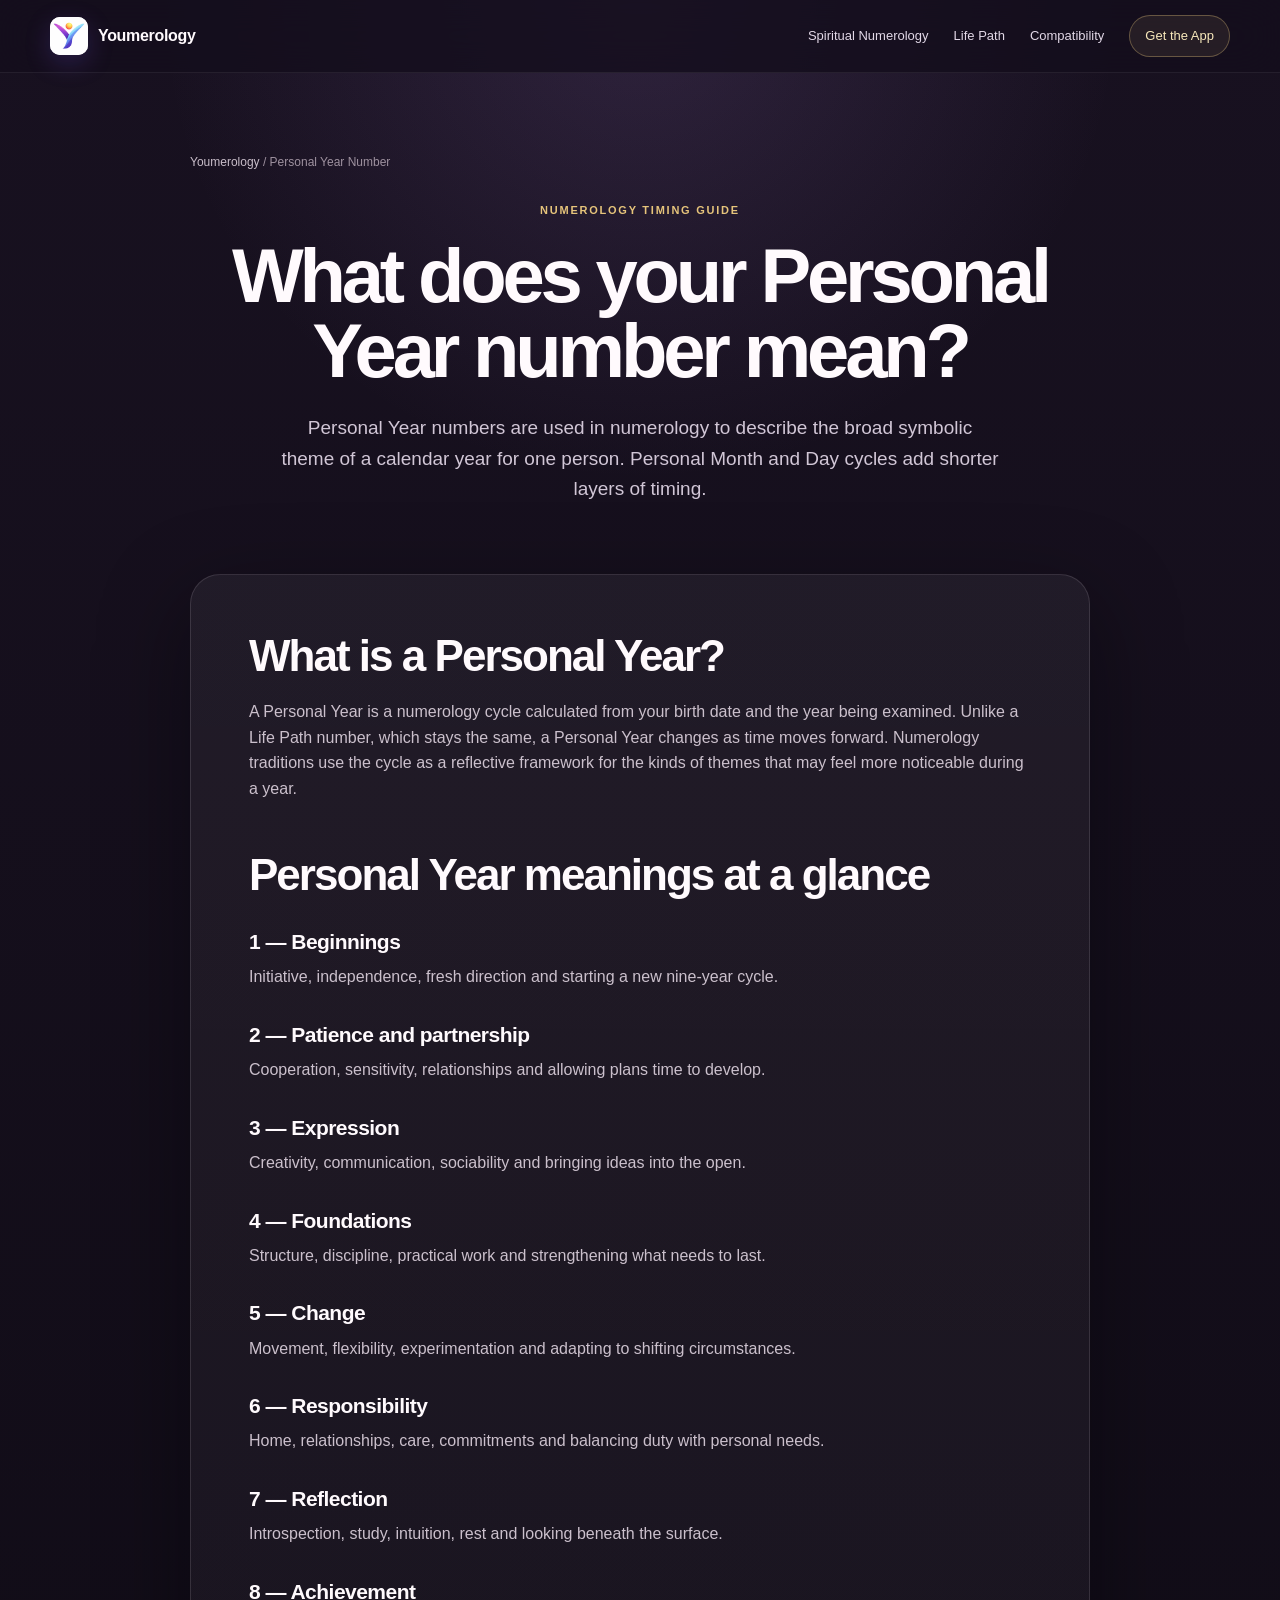
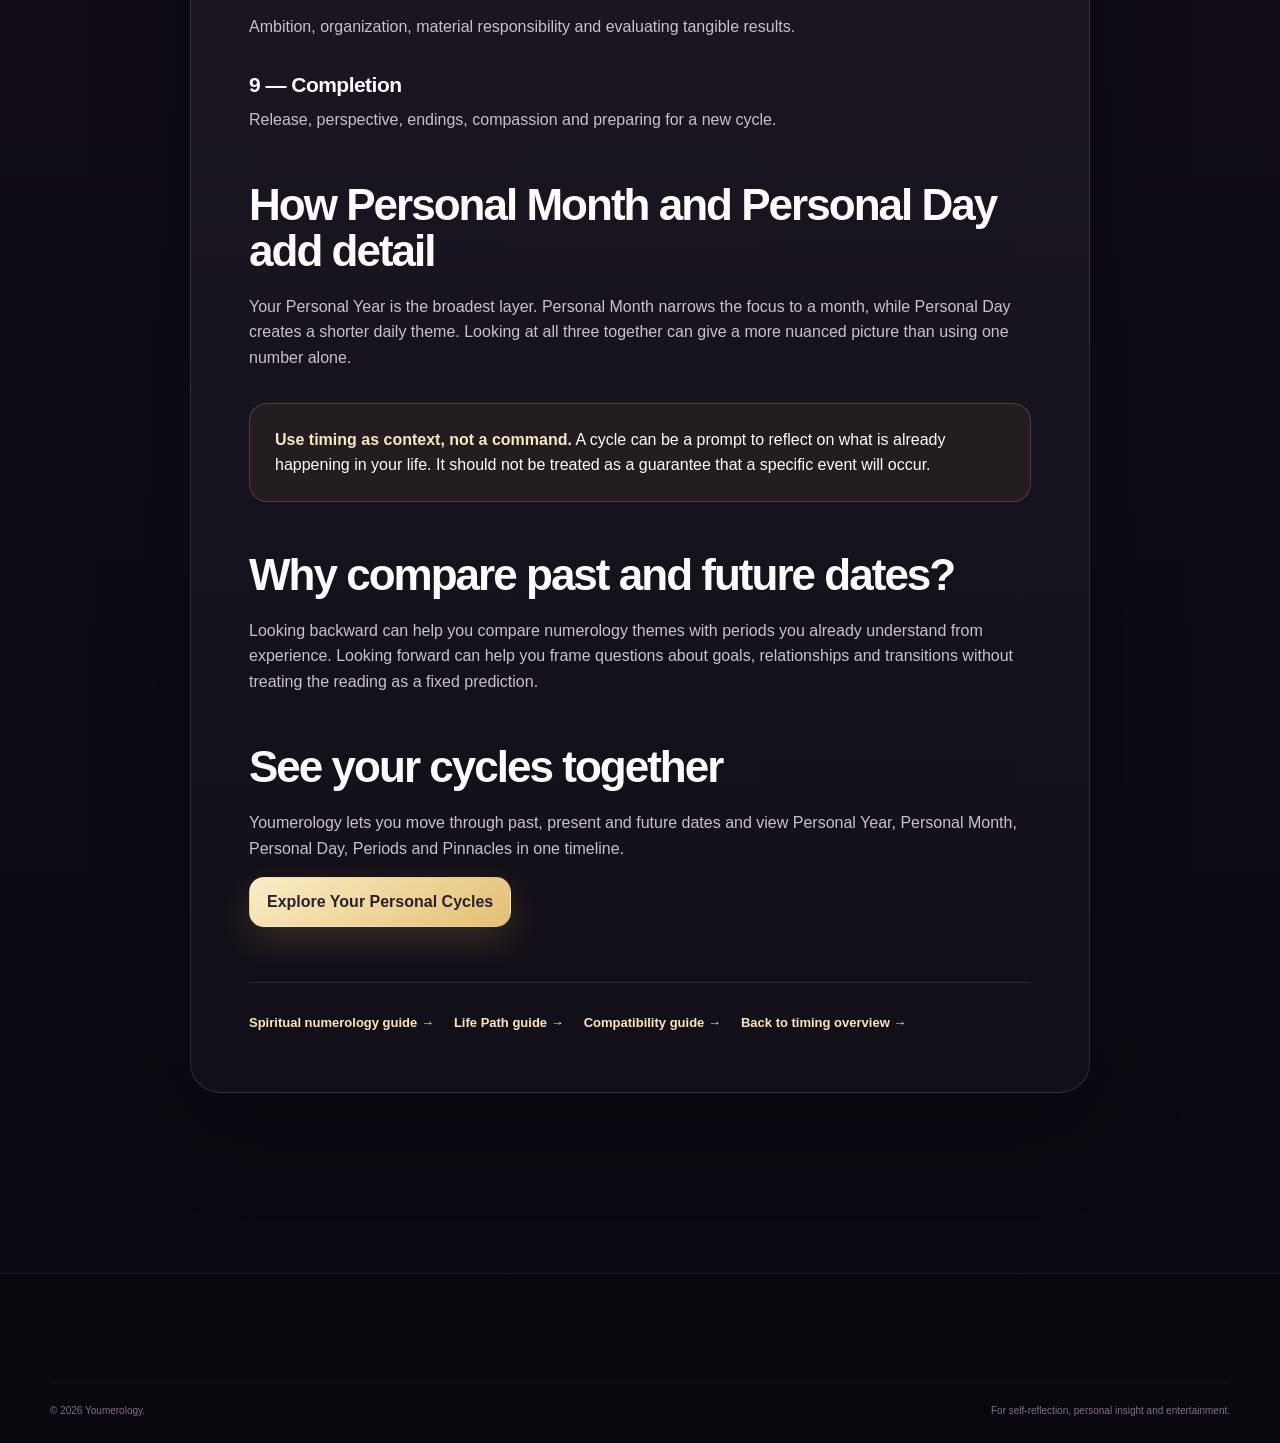
<file: personal-year-number.html>
<!DOCTYPE html>
<html lang="en">
<head>
  <meta charset="UTF-8">
  <meta name="viewport" content="width=device-width, initial-scale=1.0">
  <meta name="theme-color" content="#0c0818">
  <meta name="robots" content="index,follow,max-image-preview:large,max-snippet:-1">
  <title>Personal Year Number Meaning & Numerology Cycles | Youmerology</title>
  <meta name="description" content="Learn what a Personal Year number means in numerology, how annual cycles are interpreted, and how Personal Month and Personal Day numbers add more detail to timing.">
  <link rel="canonical" href="https://dgarbinski.github.io/Youmerology-Numerology-Readings/personal-year-number.html">
  <link rel="icon" type="image/png" href="D565DB39-8B8D-4396-AFD5-382561A0675E%203.png">
  <meta property="og:type" content="article">
  <meta property="og:title" content="Personal Year Number Meaning & Numerology Cycles">
  <meta property="og:description" content="Understand Personal Year, Month and Day cycles and how they are used for reflection on timing.">
  <meta property="og:url" content="https://dgarbinski.github.io/Youmerology-Numerology-Readings/personal-year-number.html">
  <meta property="og:image" content="https://dgarbinski.github.io/Youmerology-Numerology-Readings/D565DB39-8B8D-4396-AFD5-382561A0675E%203.png">
  <link rel="stylesheet" href="styles.css">
  <script type="application/ld+json">
  {"@context":"https://schema.org","@type":"Article","headline":"Personal Year Number Meaning & Numerology Cycles","description":"A guide to Personal Year, Personal Month and Personal Day cycles in numerology.","mainEntityOfPage":"https://dgarbinski.github.io/Youmerology-Numerology-Readings/personal-year-number.html","publisher":{"@type":"Organization","name":"Youmerology"}}
  </script>
</head>
<body class="article-page">
  <header class="site-header"><div class="container nav-wrap"><a class="brand" href="index.html" aria-label="Youmerology home"><span class="brand-icon-shell"><img class="brand-icon" src="D565DB39-8B8D-4396-AFD5-382561A0675E%203.png" alt="" width="38" height="38"></span><span>Youmerology</span></a><nav class="nav-links" aria-label="Guide navigation"><a href="spiritual-numerology.html">Spiritual Numerology</a><a href="life-path-number.html">Life Path</a><a href="numerology-compatibility.html">Compatibility</a><a class="nav-cta" href="https://apps.apple.com/us/app/youmerology/id6758997549" target="_blank" rel="noopener">Get the App</a></nav></div></header>
  <main class="article-main"><div class="article-shell">
    <div class="breadcrumbs"><a href="index.html">Youmerology</a> / Personal Year Number</div>
    <header class="article-hero"><div class="eyebrow">Numerology timing guide</div><h1>What does your Personal Year number mean?</h1><p>Personal Year numbers are used in numerology to describe the broad symbolic theme of a calendar year for one person. Personal Month and Day cycles add shorter layers of timing.</p></header>
    <article class="article-card">
      <h2>What is a Personal Year?</h2>
      <p>A Personal Year is a numerology cycle calculated from your birth date and the year being examined. Unlike a Life Path number, which stays the same, a Personal Year changes as time moves forward. Numerology traditions use the cycle as a reflective framework for the kinds of themes that may feel more noticeable during a year.</p>

      <h2>Personal Year meanings at a glance</h2>
      <h3>1 — Beginnings</h3><p>Initiative, independence, fresh direction and starting a new nine-year cycle.</p>
      <h3>2 — Patience and partnership</h3><p>Cooperation, sensitivity, relationships and allowing plans time to develop.</p>
      <h3>3 — Expression</h3><p>Creativity, communication, sociability and bringing ideas into the open.</p>
      <h3>4 — Foundations</h3><p>Structure, discipline, practical work and strengthening what needs to last.</p>
      <h3>5 — Change</h3><p>Movement, flexibility, experimentation and adapting to shifting circumstances.</p>
      <h3>6 — Responsibility</h3><p>Home, relationships, care, commitments and balancing duty with personal needs.</p>
      <h3>7 — Reflection</h3><p>Introspection, study, intuition, rest and looking beneath the surface.</p>
      <h3>8 — Achievement</h3><p>Ambition, organization, material responsibility and evaluating tangible results.</p>
      <h3>9 — Completion</h3><p>Release, perspective, endings, compassion and preparing for a new cycle.</p>

      <h2>How Personal Month and Personal Day add detail</h2>
      <p>Your Personal Year is the broadest layer. Personal Month narrows the focus to a month, while Personal Day creates a shorter daily theme. Looking at all three together can give a more nuanced picture than using one number alone.</p>
      <div class="article-callout"><strong>Use timing as context, not a command.</strong> A cycle can be a prompt to reflect on what is already happening in your life. It should not be treated as a guarantee that a specific event will occur.</div>

      <h2>Why compare past and future dates?</h2>
      <p>Looking backward can help you compare numerology themes with periods you already understand from experience. Looking forward can help you frame questions about goals, relationships and transitions without treating the reading as a fixed prediction.</p>

      <h2>See your cycles together</h2>
      <p>Youmerology lets you move through past, present and future dates and view Personal Year, Personal Month, Personal Day, Periods and Pinnacles in one timeline.</p>
      <p><a class="button button-primary compact" href="https://apps.apple.com/us/app/youmerology/id6758997549" target="_blank" rel="noopener">Explore Your Personal Cycles</a></p>
      <div class="article-links"><a href="spiritual-numerology.html">Spiritual numerology guide →</a><a href="life-path-number.html">Life Path guide →</a><a href="numerology-compatibility.html">Compatibility guide →</a><a href="index.html#forecasting">Back to timing overview →</a></div>
    </article>
  </div></main>
  <footer class="site-footer"><div class="container footer-bottom"><span>© <span id="year"></span> Youmerology.</span><span>For self-reflection, personal insight and entertainment.</span></div></footer>
  <script src="app.js"></script>
</body>
</html>
</file>
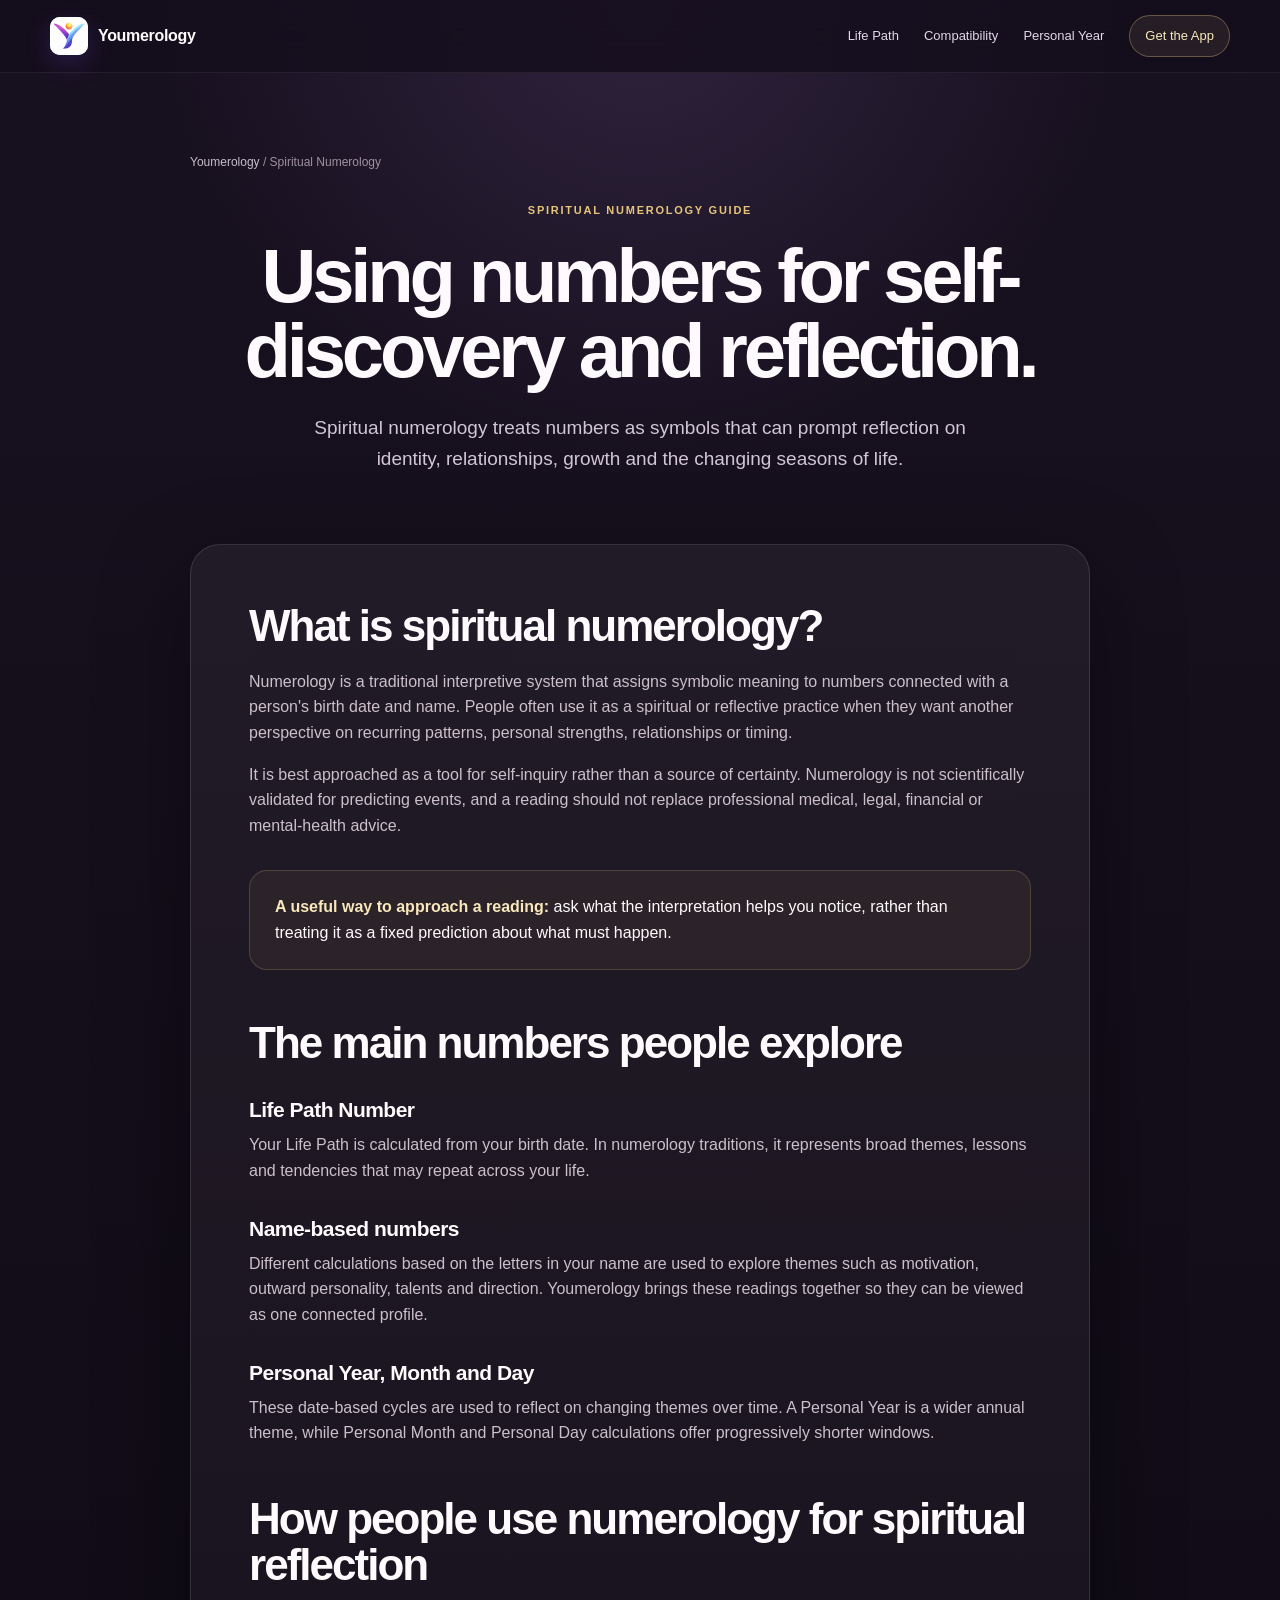
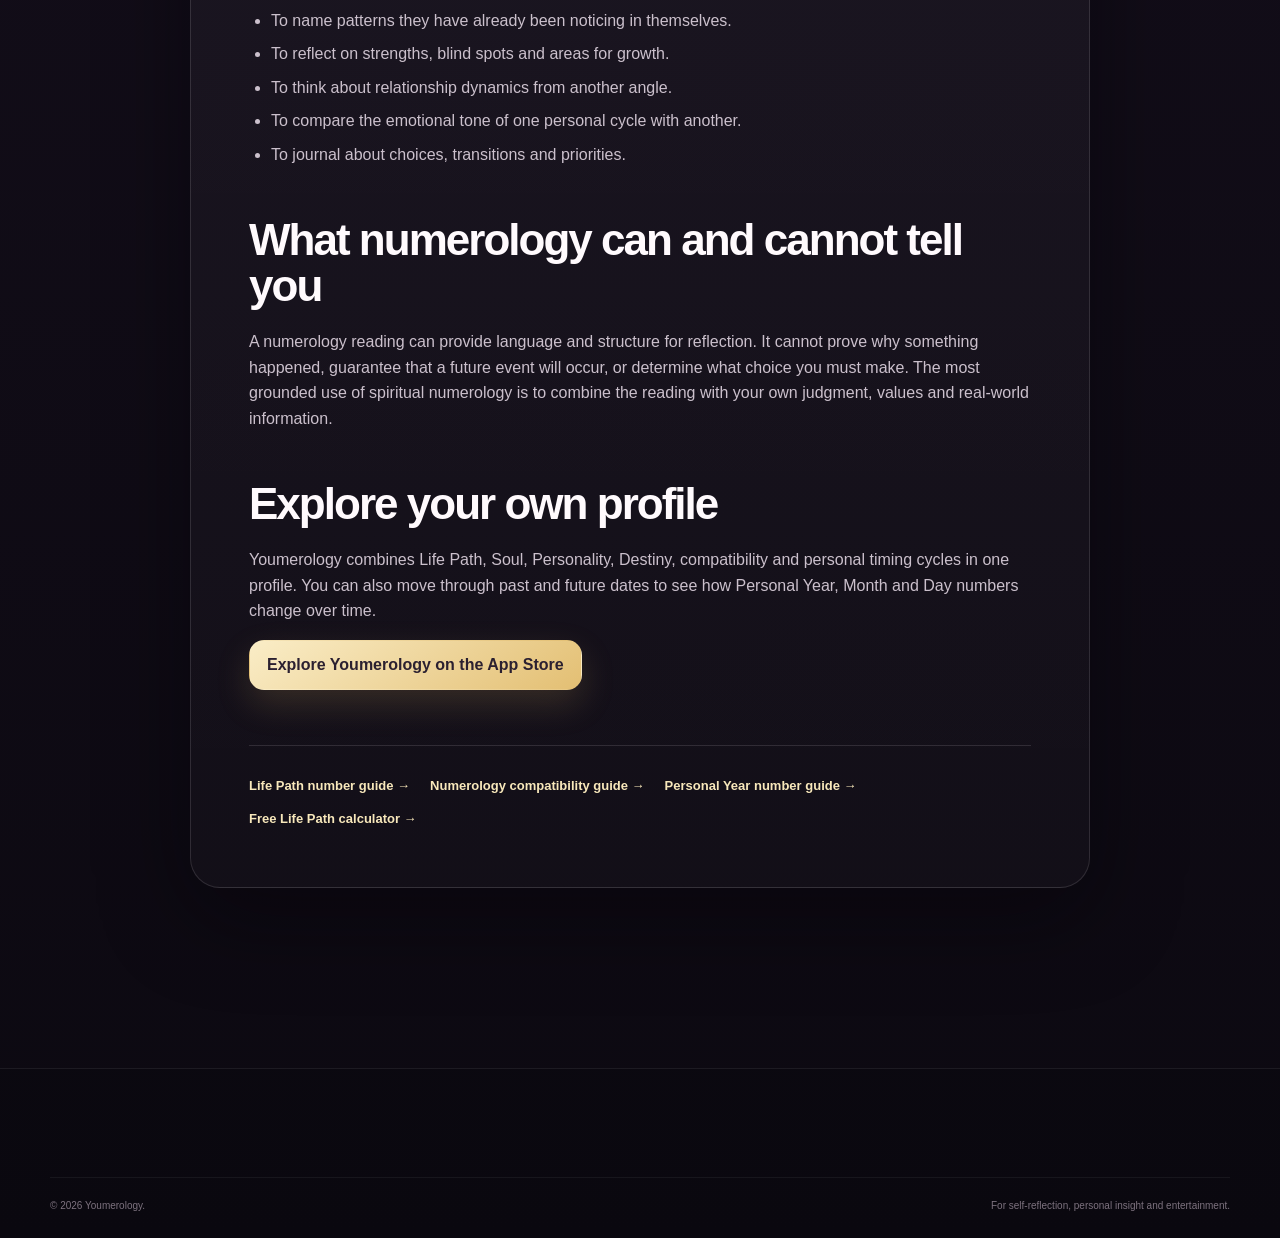
<file: spiritual-numerology.html>
<!DOCTYPE html>
<html lang="en">
<head>
  <meta charset="UTF-8">
  <meta name="viewport" content="width=device-width, initial-scale=1.0">
  <meta name="theme-color" content="#0c0818">
  <meta name="robots" content="index,follow,max-image-preview:large,max-snippet:-1">
  <title>Spiritual Numerology Guide: Using Numbers for Self-Discovery | Youmerology</title>
  <meta name="description" content="Learn how spiritual numerology is used for self-discovery, reflection, relationships and personal timing. Explore Life Path numbers, name numbers and personal cycles with Youmerology.">
  <link rel="canonical" href="https://dgarbinski.github.io/Youmerology-Numerology-Readings/spiritual-numerology.html">
  <link rel="icon" type="image/png" href="D565DB39-8B8D-4396-AFD5-382561A0675E%203.png">
  <meta property="og:type" content="article">
  <meta property="og:title" content="Spiritual Numerology: A Guide to Self-Discovery Through Numbers">
  <meta property="og:description" content="A practical introduction to using numerology as a reflective spiritual practice.">
  <meta property="og:url" content="https://dgarbinski.github.io/Youmerology-Numerology-Readings/spiritual-numerology.html">
  <meta property="og:image" content="https://dgarbinski.github.io/Youmerology-Numerology-Readings/D565DB39-8B8D-4396-AFD5-382561A0675E%203.png">
  <link rel="stylesheet" href="styles.css">
  <script type="application/ld+json">
  {
    "@context":"https://schema.org",
    "@type":"Article",
    "headline":"Spiritual Numerology: Using Numbers for Self-Discovery and Reflection",
    "description":"A guide to using numerology as a reflective spiritual practice for identity, relationships and timing.",
    "mainEntityOfPage":"https://dgarbinski.github.io/Youmerology-Numerology-Readings/spiritual-numerology.html",
    "publisher":{"@type":"Organization","name":"Youmerology"}
  }
  </script>
</head>
<body class="article-page">
  <header class="site-header">
    <div class="container nav-wrap">
      <a class="brand" href="index.html" aria-label="Youmerology home">
        <span class="brand-icon-shell"><img class="brand-icon" src="D565DB39-8B8D-4396-AFD5-382561A0675E%203.png" alt="" width="38" height="38"></span>
        <span>Youmerology</span>
      </a>
      <nav class="nav-links" aria-label="Guide navigation">
        <a href="life-path-number.html">Life Path</a>
        <a href="numerology-compatibility.html">Compatibility</a>
        <a href="personal-year-number.html">Personal Year</a>
        <a class="nav-cta" href="https://apps.apple.com/us/app/youmerology/id6758997549" target="_blank" rel="noopener">Get the App</a>
      </nav>
    </div>
  </header>

  <main class="article-main">
    <div class="article-shell">
      <div class="breadcrumbs"><a href="index.html">Youmerology</a> / Spiritual Numerology</div>
      <header class="article-hero">
        <div class="eyebrow">Spiritual numerology guide</div>
        <h1>Using numbers for self-discovery and reflection.</h1>
        <p>Spiritual numerology treats numbers as symbols that can prompt reflection on identity, relationships, growth and the changing seasons of life.</p>
      </header>

      <article class="article-card">
        <h2>What is spiritual numerology?</h2>
        <p>Numerology is a traditional interpretive system that assigns symbolic meaning to numbers connected with a person's birth date and name. People often use it as a spiritual or reflective practice when they want another perspective on recurring patterns, personal strengths, relationships or timing.</p>
        <p>It is best approached as a tool for self-inquiry rather than a source of certainty. Numerology is not scientifically validated for predicting events, and a reading should not replace professional medical, legal, financial or mental-health advice.</p>

        <div class="article-callout"><strong>A useful way to approach a reading:</strong> ask what the interpretation helps you notice, rather than treating it as a fixed prediction about what must happen.</div>

        <h2>The main numbers people explore</h2>
        <h3>Life Path Number</h3>
        <p>Your Life Path is calculated from your birth date. In numerology traditions, it represents broad themes, lessons and tendencies that may repeat across your life.</p>

        <h3>Name-based numbers</h3>
        <p>Different calculations based on the letters in your name are used to explore themes such as motivation, outward personality, talents and direction. Youmerology brings these readings together so they can be viewed as one connected profile.</p>

        <h3>Personal Year, Month and Day</h3>
        <p>These date-based cycles are used to reflect on changing themes over time. A Personal Year is a wider annual theme, while Personal Month and Personal Day calculations offer progressively shorter windows.</p>

        <h2>How people use numerology for spiritual reflection</h2>
        <ul>
          <li>To name patterns they have already been noticing in themselves.</li>
          <li>To reflect on strengths, blind spots and areas for growth.</li>
          <li>To think about relationship dynamics from another angle.</li>
          <li>To compare the emotional tone of one personal cycle with another.</li>
          <li>To journal about choices, transitions and priorities.</li>
        </ul>

        <h2>What numerology can and cannot tell you</h2>
        <p>A numerology reading can provide language and structure for reflection. It cannot prove why something happened, guarantee that a future event will occur, or determine what choice you must make. The most grounded use of spiritual numerology is to combine the reading with your own judgment, values and real-world information.</p>

        <h2>Explore your own profile</h2>
        <p>Youmerology combines Life Path, Soul, Personality, Destiny, compatibility and personal timing cycles in one profile. You can also move through past and future dates to see how Personal Year, Month and Day numbers change over time.</p>

        <p><a class="button button-primary compact" href="https://apps.apple.com/us/app/youmerology/id6758997549" target="_blank" rel="noopener">Explore Youmerology on the App Store</a></p>

        <div class="article-links">
          <a href="life-path-number.html">Life Path number guide →</a>
          <a href="numerology-compatibility.html">Numerology compatibility guide →</a>
          <a href="personal-year-number.html">Personal Year number guide →</a>
          <a href="index.html#calculator">Free Life Path calculator →</a>
        </div>
      </article>
    </div>
  </main>

  <footer class="site-footer">
    <div class="container footer-bottom"><span>© <span id="year"></span> Youmerology.</span><span>For self-reflection, personal insight and entertainment.</span></div>
  </footer>
  <script src="app.js"></script>
</body>
</html>
</file>
<file: styles.css>
:root {
  --bg: #0c0818;
  --bg-deep: #080510;
  --surface: rgba(255,255,255,.055);
  --surface-strong: rgba(255,255,255,.085);
  --text: #fbf8ff;
  --muted: #c4bbd0;
  --muted-2: #8f859e;
  --gold: #f2c974;
  --gold-soft: #ffe8b4;
  --violet: #a687ff;
  --violet-deep: #6f4fe0;
  --aqua: #77d9d0;
  --border: rgba(255,255,255,.11);
  --shadow: 0 28px 90px rgba(0,0,0,.38);
  --radius: 28px;
  --max: 1180px;
}

* { box-sizing: border-box; }
html { scroll-behavior: smooth; }
body {
  margin: 0;
  min-width: 320px;
  color: var(--text);
  background:
    radial-gradient(circle at 12% 4%, rgba(124,82,210,.2), transparent 31rem),
    radial-gradient(circle at 88% 26%, rgba(74,164,157,.10), transparent 27rem),
    radial-gradient(circle at 50% 82%, rgba(242,201,116,.06), transparent 30rem),
    linear-gradient(180deg, #0e091c 0%, var(--bg) 42%, var(--bg-deep) 100%);
  font-family: Inter, ui-sans-serif, -apple-system, BlinkMacSystemFont, "SF Pro Display", "Segoe UI", sans-serif;
  line-height: 1.6;
  overflow-x: hidden;
}
img { display: block; max-width: 100%; }
a { color: inherit; }
button, input { font: inherit; }
button { color: inherit; }

.container { width: min(calc(100% - 40px), var(--max)); margin-inline: auto; }
.section { position: relative; padding: 104px 0; }
.narrow { max-width: 790px !important; }
.centered { text-align: center; margin-inline: auto; }

.aurora {
  position: fixed;
  width: 360px;
  height: 360px;
  border-radius: 50%;
  filter: blur(100px);
  opacity: .18;
  pointer-events: none;
  z-index: -1;
}
.aurora-one { top: 10%; left: -180px; background: #8a61e5; }
.aurora-two { top: 52%; right: -180px; background: #45a39c; }

.site-header {
  position: sticky;
  top: 0;
  z-index: 30;
  background: rgba(12,8,24,.76);
  backdrop-filter: blur(22px);
  -webkit-backdrop-filter: blur(22px);
  border-bottom: 1px solid rgba(255,255,255,.06);
}
.nav-wrap { min-height: 72px; display: flex; align-items: center; justify-content: space-between; gap: 24px; }
.brand { display: inline-flex; align-items: center; gap: 10px; text-decoration: none; font-weight: 780; letter-spacing: -.02em; }
.brand-icon-shell,
.footer-icon-shell,
.screen-logo-shell {
  display: inline-grid;
  place-items: center;
  overflow: hidden;
  flex: none;
  background: #fff;
}
.brand-icon-shell { width: 38px; height: 38px; border-radius: 10px; box-shadow: 0 8px 26px rgba(122,91,232,.22); }
.brand-icon-shell img { width: 38px !important; height: 38px !important; min-width: 38px; min-height: 38px; object-fit: cover; }
.footer-icon-shell { width: 34px; height: 34px; border-radius: 9px; }
.footer-icon-shell img { width: 34px !important; height: 34px !important; min-width: 34px; min-height: 34px; object-fit: cover; }
.screen-logo-shell { width: 24px; height: 24px; border-radius: 7px; }
.screen-logo-shell img { width: 24px !important; height: 24px !important; min-width: 24px; min-height: 24px; object-fit: cover; }

.nav-links { display: flex; align-items: center; gap: 25px; color: #ddd6e6; font-size: 13px; }
.nav-links a { text-decoration: none; transition: color .18s ease; }
.nav-links a:hover { color: #fff; }
.nav-cta { padding: 10px 15px; border: 1px solid rgba(242,201,116,.3); border-radius: 999px; color: var(--gold-soft) !important; background: rgba(242,201,116,.08); }
.menu-button { display: none; width: 44px; height: 44px; border: 0; background: transparent; padding: 9px; cursor: pointer; }
.menu-button span { display: block; height: 2px; margin: 5px 0; border-radius: 4px; background: #fff; }

.hero { padding-top: 92px; min-height: 800px; display: flex; align-items: center; }
.hero-grid { display: grid; grid-template-columns: 1.02fr .98fr; align-items: center; gap: 70px; }
.eyebrow { margin-bottom: 18px; color: var(--gold); text-transform: uppercase; letter-spacing: .16em; font-size: 11px; font-weight: 850; }
h1,h2,h3,p { margin-top: 0; }
h1 { margin-bottom: 25px; max-width: 780px; font-size: clamp(52px,6vw,84px); line-height: .99; letter-spacing: -.055em; }
h1 span { color: var(--gold-soft); text-shadow: 0 0 38px rgba(242,201,116,.08); }
h2 { margin-bottom: 20px; font-size: clamp(38px,4vw,61px); line-height: 1.04; letter-spacing: -.045em; }
h3 { margin-bottom: 10px; font-size: 21px; line-height: 1.2; letter-spacing: -.025em; }
.hero-lead,
.section-heading p,
.split-copy > p,
.compatibility-copy > p,
.calculator-copy > p { color: var(--muted); font-size: 18px; }
.hero-lead { max-width: 650px; font-size: 20px; }
.hero-actions { display: flex; flex-wrap: wrap; gap: 14px; align-items: center; margin-top: 34px; }
.button { min-height: 58px; display: inline-flex; align-items: center; justify-content: center; gap: 11px; padding: 12px 20px; border: 1px solid transparent; border-radius: 15px; text-decoration: none; font-weight: 780; cursor: pointer; transition: transform .18s ease, box-shadow .18s ease, border-color .18s ease; }
.button:hover { transform: translateY(-2px); }
.button-primary { color: #21152c; background: linear-gradient(145deg,var(--gold-soft),var(--gold)); box-shadow: 0 14px 34px rgba(242,201,116,.16); }
.button-primary:hover { box-shadow: 0 18px 40px rgba(242,201,116,.22); }
.button-secondary { color: #f3eef9; border-color: var(--border); background: rgba(255,255,255,.045); }
.button small { display: block; font-size: 10px; line-height: 1; opacity: .72; font-weight: 720; }
.button span:last-child { line-height: 1.06; }
.button-icon { width: 21px; height: 21px; display: grid; place-items: center; border: 1px solid currentColor; border-radius: 6px; font-size: 11px; }
.compact { min-height: 50px; padding: 10px 17px; }
.full-width { width: 100%; }
.trust-row { display: flex; flex-wrap: wrap; gap: 20px; margin-top: 28px; color: #a79dad; font-size: 13px; }
.trust-row span::before { content: "✦"; margin-right: 7px; color: var(--violet); }

.hero-visual { min-height: 630px; position: relative; display: grid; place-items: center; }
.cosmic-glow { position: absolute; width: 360px; height: 360px; border-radius: 50%; background: radial-gradient(circle,rgba(117,89,218,.3),rgba(78,169,159,.08) 50%,transparent 72%); filter: blur(12px); }
.cosmic-ring { position: absolute; border: 1px solid rgba(166,135,255,.18); border-radius: 50%; }
.ring-one { width: 470px; height: 470px; }
.ring-two { width: 590px; height: 590px; border-style: dashed; opacity: .48; }
.phone { position: relative; z-index: 3; width: 296px; height: 590px; overflow: hidden; border: 8px solid #292237; border-radius: 46px; background: #0f0a1a; box-shadow: var(--shadow),0 0 80px rgba(121,86,224,.18); }
.phone-top { position: absolute; z-index: 5; top: 9px; left: 50%; width: 84px; height: 24px; transform: translateX(-50%); border-radius: 99px; background: #05040a; }
.phone-screen { position: absolute; inset: 0; padding: 47px 22px 20px; background: radial-gradient(circle at 50% 30%,rgba(152,112,239,.24),transparent 180px),linear-gradient(180deg,#18102b,#0c0917); }
.screen-header { display: flex; align-items: center; justify-content: space-between; color: #bdb4ca; font-size: 12px; }
.screen-kicker { margin: 62px 0 8px; color: var(--gold); text-align: center; font-size: 9px; font-weight: 850; letter-spacing: .16em; }
.big-number { color: var(--gold-soft); text-align: center; font-family: Georgia,serif; font-size: 114px; line-height: 1; text-shadow: 0 0 40px rgba(242,201,116,.18); }
.phone-screen h3 { margin-top: 0; text-align: center; }
.screen-copy { color: #aca2b9; text-align: center; font-size: 12px; line-height: 1.6; }
.energy-card { margin-top: 24px; padding: 14px 8px; display: grid; grid-template-columns: repeat(3,1fr); gap: 6px; border: 1px solid rgba(255,255,255,.08); border-radius: 17px; background: rgba(255,255,255,.04); }
.energy-card > div { text-align: center; }
.energy-card span { display: block; color: #92899e; font-size: 8px; }
.energy-card strong { display: block; color: #f2edf8; font-family: Georgia,serif; font-size: 25px; }
.timeline { display: grid; grid-template-columns: repeat(5,1fr); gap: 7px; margin-top: 24px; }
.timeline span { height: 3px; border-radius: 99px; background: rgba(255,255,255,.1); }
.timeline .active { background: var(--gold); box-shadow: 0 0 14px rgba(242,201,116,.5); }
.floating-card { position: absolute; z-index: 5; width: 166px; padding: 16px; border: 1px solid rgba(255,255,255,.11); border-radius: 19px; background: rgba(28,20,47,.82); backdrop-filter: blur(18px); -webkit-backdrop-filter: blur(18px); box-shadow: var(--shadow); }
.floating-card span,.floating-card small { display: block; color: #aaa1b6; font-size: 11px; }
.floating-card strong { display: block; margin: 5px 0; color: var(--gold-soft); font-family: Georgia,serif; font-size: 32px; }
.card-left { left: 0; top: 142px; }
.card-right { right: -8px; bottom: 126px; }

.proof-strip { border-top: 1px solid rgba(255,255,255,.06); border-bottom: 1px solid rgba(255,255,255,.06); background: rgba(255,255,255,.018); }
.proof-inner { padding: 26px 0; display: flex; align-items: center; justify-content: space-between; gap: 20px; }
.proof-inner p { margin: 0; color: #beb6c9; font-size: 14px; }
.proof-tags { display: flex; flex-wrap: wrap; justify-content: flex-end; gap: 8px; }
.proof-tags span { padding: 7px 11px; border: 1px solid var(--border); border-radius: 999px; color: #a59cad; font-size: 11px; }

.section-heading { max-width: 760px; margin-bottom: 52px; }
.intent-grid { display: grid; grid-template-columns: repeat(3,1fr); gap: 18px; }
.intent-card { min-height: 300px; padding: 32px; position: relative; overflow: hidden; border: 1px solid var(--border); border-radius: 26px; background: linear-gradient(180deg,rgba(255,255,255,.055),rgba(255,255,255,.022)); }
.intent-card::after { content: ""; position: absolute; width: 160px; height: 160px; right: -70px; bottom: -70px; border-radius: 50%; background: radial-gradient(circle,rgba(166,135,255,.16),transparent 70%); }
.intent-symbol { margin-bottom: 70px; color: var(--gold); font-family: Georgia,serif; font-size: 21px; }
.intent-card p { margin-bottom: 0; color: #aaa1b7; font-size: 14px; }

.readings-section { background: linear-gradient(180deg,transparent,rgba(255,255,255,.012),transparent); }
.feature-grid { display: grid; grid-template-columns: repeat(3,1fr); gap: 16px; }
.feature-card { min-height: 250px; padding: 28px; border: 1px solid var(--border); border-radius: 23px; background: linear-gradient(180deg,rgba(255,255,255,.045),rgba(255,255,255,.02)); transition: transform .18s ease,border-color .18s ease; }
.feature-card:hover { transform: translateY(-3px); border-color: rgba(166,135,255,.28); }
.feature-card p { margin-bottom: 0; color: #aaa2b8; font-size: 14px; }
.feature-number { margin-bottom: 46px; color: var(--gold); font-family: Georgia,serif; font-size: 19px; }
.feature-card-accent { border-color: rgba(242,201,116,.22); background: linear-gradient(145deg,rgba(242,201,116,.09),rgba(166,135,255,.05)); }

.split-section { border-top: 1px solid rgba(255,255,255,.045); border-bottom: 1px solid rgba(255,255,255,.045); background: rgba(255,255,255,.015); }
.split-grid { display: grid; grid-template-columns: 1fr 1fr; align-items: center; gap: 80px; }
.timeline-preview { min-height: 450px; padding: 34px; border: 1px solid rgba(255,255,255,.11); border-radius: var(--radius); background: radial-gradient(circle at 78% 18%,rgba(80,182,171,.12),transparent 180px),radial-gradient(circle at 20% 80%,rgba(166,135,255,.10),transparent 210px),linear-gradient(145deg,#17102d,#100b20); box-shadow: var(--shadow); }
.preview-top { display: flex; justify-content: space-between; gap: 15px; color: #968ca8; font-size: 9px; letter-spacing: .13em; }
.preview-title { margin: 50px 0 42px; max-width: 410px; font-size: 29px; font-weight: 780; line-height: 1.15; letter-spacing: -.03em; }
.forecast-row { display: grid; grid-template-columns: 132px 1fr; gap: 18px; align-items: center; margin: 16px 0; }
.forecast-label { display: flex; align-items: center; gap: 12px; }
.forecast-label strong { color: var(--gold-soft); font-family: Georgia,serif; font-size: 26px; }
.forecast-label span { color: #9d95aa; font-size: 10px; }
.forecast-line { height: 8px; overflow: hidden; border-radius: 99px; background: rgba(255,255,255,.06); }
.forecast-line i { display: block; height: 100%; border-radius: 99px; background: linear-gradient(90deg,var(--violet-deep),var(--aqua),var(--gold)); }
.date-track { margin-top: 46px; display: flex; align-items: center; gap: 10px; color: #777083; font-size: 8px; letter-spacing: .08em; }
.date-point { width: 9px; height: 9px; border: 1px solid #665e75; border-radius: 50%; }
.date-point.hot { border-color: var(--aqua); box-shadow: 0 0 15px rgba(119,217,208,.5); }
.date-point.current { width: 14px; height: 14px; border: 3px solid rgba(242,201,116,.2); border-radius: 50%; background: var(--gold); background-clip: padding-box; }
.check-list { list-style: none; margin: 28px 0; padding: 0; }
.check-list li { position: relative; margin: 13px 0; padding-left: 27px; color: #c8c0d3; }
.check-list li::before { content: "✦"; position: absolute; left: 0; color: var(--gold); }
.text-link { color: var(--gold-soft); font-weight: 780; text-decoration: none; }
.text-link:hover { text-decoration: underline; }

.compatibility-card { padding: 56px; display: grid; grid-template-columns: 1fr .9fr; gap: 60px; align-items: center; border: 1px solid rgba(242,201,116,.17); border-radius: 34px; background: radial-gradient(circle at 82% 50%,rgba(155,110,232,.18),transparent 270px),radial-gradient(circle at 65% 70%,rgba(72,166,156,.08),transparent 220px),linear-gradient(145deg,rgba(242,201,116,.06),rgba(255,255,255,.025)); }
.compatibility-actions { display: flex; flex-wrap: wrap; align-items: center; gap: 18px; margin-top: 28px; }
.match-visual { display: flex; align-items: center; justify-content: center; }
.person-orb { width: 135px; height: 135px; display: grid; place-content: center; text-align: center; border: 1px solid rgba(255,255,255,.12); border-radius: 50%; background: rgba(255,255,255,.04); box-shadow: inset 0 0 30px rgba(166,135,255,.07); }
.person-orb span { color: #8e859d; font-size: 9px; }
.person-orb strong { color: var(--gold-soft); font-family: Georgia,serif; font-size: 42px; }
.connection { width: 150px; margin-inline: -3px; position: relative; text-align: center; }
.connection::before,.connection::after { content: ""; position: absolute; top: 34px; width: 34px; height: 1px; background: linear-gradient(90deg,rgba(242,201,116,0),var(--gold)); }
.connection::before { left: 0; }
.connection::after { right: 0; transform: rotate(180deg); }
.match-score { color: var(--gold); font-size: 24px; font-weight: 850; }
.connection span { color: #948b9f; font-size: 9px; }

.calculator-section { border-top: 1px solid rgba(255,255,255,.045); border-bottom: 1px solid rgba(255,255,255,.045); background: rgba(255,255,255,.015); }
.calculator-grid { display: grid; grid-template-columns: .95fr 1.05fr; gap: 90px; align-items: center; }
.calculator-note { font-size: 13px !important; color: #8a8097 !important; }
.calculator-card { padding: 32px; border: 1px solid var(--border); border-radius: 26px; background: linear-gradient(180deg,rgba(255,255,255,.055),rgba(255,255,255,.025)); box-shadow: var(--shadow); }
.calculator-card label { display: block; margin-bottom: 9px; color: #c9c1d4; font-size: 13px; font-weight: 730; }
.calculator-card input { width: 100%; height: 56px; margin-bottom: 14px; padding: 0 16px; border: 1px solid rgba(255,255,255,.13); border-radius: 14px; outline: none; color: #fff; background: #120d20; color-scheme: dark; }
.calculator-card input:focus { border-color: rgba(242,201,116,.55); box-shadow: 0 0 0 3px rgba(242,201,116,.08); }
.calculator-result { min-height: 165px; margin-top: 20px; padding: 20px; display: grid; place-items: center; text-align: center; border: 1px solid rgba(255,255,255,.05); border-radius: 18px; background: rgba(0,0,0,.13); }
.result-placeholder { color: #817789; font-size: 13px; }
.result-number { color: var(--gold-soft); font-family: Georgia,serif; font-size: 70px; line-height: 1; }
.result-title { margin-top: 10px; font-size: 16px; font-weight: 820; }
.result-copy { max-width: 400px; margin: 6px auto 0; color: #aaa1b0; font-size: 12px; }
.result-cta { display: inline-block; margin-top: 10px; color: var(--gold); text-decoration: none; font-size: 12px; font-weight: 780; }

.guide-section { background: linear-gradient(180deg,transparent,rgba(103,75,183,.04),transparent); }
.guide-grid { display: grid; grid-template-columns: repeat(2,1fr); gap: 16px; }
.guide-card { min-height: 190px; padding: 28px; display: flex; flex-direction: column; border: 1px solid var(--border); border-radius: 22px; text-decoration: none; background: rgba(255,255,255,.03); transition: transform .18s ease,border-color .18s ease,background .18s ease; }
.guide-card:hover { transform: translateY(-3px); border-color: rgba(166,135,255,.3); background: rgba(255,255,255,.045); }
.guide-card span { color: var(--gold); text-transform: uppercase; letter-spacing: .12em; font-size: 10px; font-weight: 850; }
.guide-card strong { max-width: 470px; margin: 22px 0 30px; font-size: 22px; line-height: 1.2; letter-spacing: -.025em; }
.guide-card em { margin-top: auto; color: #b9afd0; font-size: 12px; font-style: normal; font-weight: 720; }

.review-grid { display: grid; grid-template-columns: 1fr 1fr; gap: 18px; max-width: 900px; margin-inline: auto; }
.review-card { margin: 0; padding: 32px; border: 1px solid var(--border); border-radius: 22px; background: rgba(255,255,255,.035); }
.stars { color: var(--gold); letter-spacing: .08em; font-size: 13px; }
.review-card p { margin: 22px 0; font-size: 19px; line-height: 1.5; letter-spacing: -.02em; }
.review-card footer { color: #8c8298; font-size: 11px; }
.review-disclaimer { max-width: 760px; margin: 22px auto 0; color: #7d7487; text-align: center; font-size: 11px; }

.faq-wrap { display: grid; grid-template-columns: .72fr 1.28fr; gap: 70px; align-items: start; }
.faq-wrap .section-heading { position: sticky; top: 110px; }
.faq-list details { padding: 21px 0; border-top: 1px solid var(--border); }
.faq-list details:last-child { border-bottom: 1px solid var(--border); }
.faq-list summary { cursor: pointer; list-style: none; font-size: 18px; font-weight: 760; }
.faq-list summary::-webkit-details-marker { display: none; }
.faq-list summary::after { content: "+"; float: right; margin-left: 12px; color: var(--gold); font-size: 23px; }
.faq-list details[open] summary::after { content: "–"; }
.faq-list details p { max-width: 740px; margin: 13px 0 0; color: #aaa1b1; font-size: 14px; }

.final-cta { padding-top: 45px; }
.cta-panel { min-height: 280px; padding: 45px 50px; display: grid; grid-template-columns: 110px 1fr auto; align-items: center; gap: 35px; border: 1px solid rgba(242,201,116,.18); border-radius: 32px; background: radial-gradient(circle at 7% 50%,rgba(242,201,116,.12),transparent 190px),radial-gradient(circle at 82% 0%,rgba(166,135,255,.11),transparent 250px),rgba(255,255,255,.028); }
.cta-symbol { color: var(--gold-soft); font-family: Georgia,serif; font-size: 67px; }
.cta-panel h2 { margin-bottom: 10px; font-size: clamp(34px,3.4vw,51px); }
.cta-panel p { margin-bottom: 0; color: #aaa1b6; }

.site-footer { margin-top: 70px; padding: 60px 0 24px; border-top: 1px solid rgba(255,255,255,.07); background: rgba(3,2,8,.22); }
.footer-grid { display: flex; justify-content: space-between; gap: 40px; }
.footer-brand { margin-bottom: 15px; }
.footer-grid p { max-width: 390px; color: #82798d; font-size: 12px; }
.footer-links { display: flex; flex-wrap: wrap; justify-content: flex-end; gap: 13px 20px; max-width: 560px; align-content: flex-start; }
.footer-links a { color: #a098aa; text-decoration: none; font-size: 12px; }
.footer-links a:hover { color: #fff; }
.footer-bottom { margin-top: 48px; padding-top: 20px; display: flex; justify-content: space-between; gap: 20px; border-top: 1px solid rgba(255,255,255,.05); color: #686170; font-size: 10px; }

/* SEO guide pages */
.article-page { background: radial-gradient(circle at 50% 0,rgba(116,82,208,.18),transparent 30rem),linear-gradient(180deg,#0e091c,#080510); }
.article-main { padding: 80px 0 110px; }
.article-hero { max-width: 890px; margin: 0 auto 70px; text-align: center; }
.article-hero h1 { max-width: 880px; margin-inline: auto; font-size: clamp(46px,6vw,76px); }
.article-hero p { max-width: 720px; margin: 0 auto; color: var(--muted); font-size: 19px; }
.article-shell { width: min(calc(100% - 40px),900px); margin-inline: auto; }
.article-card { padding: clamp(28px,5vw,58px); border: 1px solid var(--border); border-radius: 30px; background: rgba(255,255,255,.035); box-shadow: var(--shadow); }
.article-card h2 { margin-top: 50px; font-size: clamp(30px,4vw,44px); }
.article-card h2:first-child { margin-top: 0; }
.article-card h3 { margin-top: 32px; }
.article-card p,.article-card li { color: #c0b7cb; }
.article-card ul { padding-left: 22px; }
.article-card li { margin: 8px 0; }
.article-callout { margin: 32px 0; padding: 23px 25px; border: 1px solid rgba(242,201,116,.18); border-radius: 18px; background: rgba(242,201,116,.055); }
.article-callout strong { color: var(--gold-soft); }
.article-links { margin-top: 55px; padding-top: 30px; border-top: 1px solid var(--border); display: flex; flex-wrap: wrap; gap: 12px 20px; }
.article-links a { color: var(--gold-soft); text-decoration: none; font-size: 13px; font-weight: 740; }
.article-links a:hover { text-decoration: underline; }
.breadcrumbs { margin-bottom: 30px; color: #8f859b; font-size: 12px; }
.breadcrumbs a { text-decoration: none; color: #bbb1c6; }

@media (max-width: 1000px) {
  .hero-grid,.split-grid,.calculator-grid { grid-template-columns: 1fr; }
  .hero { padding-top: 68px; }
  .hero-copy { text-align: center; }
  .hero-lead { margin-inline: auto; }
  .hero-actions,.trust-row { justify-content: center; }
  .hero-visual { margin-top: 24px; }
  .feature-grid { grid-template-columns: 1fr 1fr; }
  .split-grid,.calculator-grid { gap: 52px; }
  .compatibility-card { grid-template-columns: 1fr; }
  .faq-wrap { grid-template-columns: 1fr; gap: 10px; }
  .faq-wrap .section-heading { position: static; }
  .cta-panel { grid-template-columns: 80px 1fr; }
  .cta-panel .button { grid-column: 2; justify-self: start; }
}

@media (max-width: 760px) {
  .container,.article-shell { width: min(calc(100% - 28px),var(--max)); }
  .section { padding: 76px 0; }
  .nav-wrap { min-height: 66px; }
  .menu-button { display: block; }
  .nav-links { position: absolute; top: 66px; left: 14px; right: 14px; display: none; padding: 17px; flex-direction: column; align-items: stretch; gap: 2px; border: 1px solid var(--border); border-radius: 18px; background: rgba(14,9,27,.985); box-shadow: var(--shadow); }
  .nav-links.open { display: flex; }
  .nav-links a { padding: 11px; }
  .nav-cta { margin-top: 6px; text-align: center; }
  h1 { font-size: clamp(44px,13vw,64px); }
  h2 { font-size: clamp(34px,10vw,47px); }
  .hero { min-height: auto; }
  .hero-grid { gap: 24px; }
  .hero-lead { font-size: 17px; }
  .hero-actions { align-items: stretch; }
  .hero-actions .button { width: 100%; }
  .hero-visual { min-height: 550px; margin-inline: 0; }
  .ring-one { width: 345px; height: 345px; }
  .ring-two { width: 425px; height: 425px; }
  .phone { width: 252px; height: 515px; border-radius: 39px; }
  .phone-screen { padding-inline: 18px; }
  .screen-kicker { margin-top: 54px; }
  .big-number { font-size: 90px; }
  .floating-card { width: 128px; padding: 12px; }
  .floating-card strong { font-size: 27px; }
  .card-left { left: 0; top: 120px; }
  .card-right { right: 0; bottom: 80px; }
  .proof-inner { flex-direction: column; align-items: flex-start; }
  .proof-tags { justify-content: flex-start; }
  .intent-grid,.feature-grid,.guide-grid,.review-grid { grid-template-columns: 1fr; }
  .intent-card { min-height: 240px; }
  .intent-symbol { margin-bottom: 45px; }
  .feature-card { min-height: 210px; }
  .feature-number { margin-bottom: 28px; }
  .timeline-preview { padding: 25px 20px; }
  .forecast-row { grid-template-columns: 104px 1fr; }
  .preview-top { flex-direction: column; gap: 5px; }
  .compatibility-card { padding: 34px 22px; }
  .compatibility-actions { align-items: flex-start; flex-direction: column; }
  .match-visual { transform: scale(.82); margin-inline: -34px; }
  .calculator-card { padding: 22px; }
  .cta-panel { padding: 34px 24px; grid-template-columns: 1fr; text-align: center; }
  .cta-symbol { font-size: 58px; }
  .cta-panel .button { grid-column: auto; justify-self: center; width: 100%; }
  .footer-grid,.footer-bottom { flex-direction: column; }
  .footer-links { justify-content: flex-start; }
  .article-main { padding-top: 56px; }
  .article-card { border-radius: 24px; }
}

@media (max-width: 390px) {
  .hero-visual { min-height: 510px; }
  .phone { width: 235px; height: 485px; }
  .ring-one { width: 315px; height: 315px; }
  .ring-two { width: 380px; height: 380px; }
  .floating-card { width: 116px; }
  .card-left { top: 105px; }
  .card-right { bottom: 68px; }
  .match-visual { transform: scale(.72); margin-inline: -58px; }
}

@media (prefers-reduced-motion: reduce) {
  html { scroll-behavior: auto; }
  .button,.feature-card,.guide-card { transition: none; }
}
</file>
